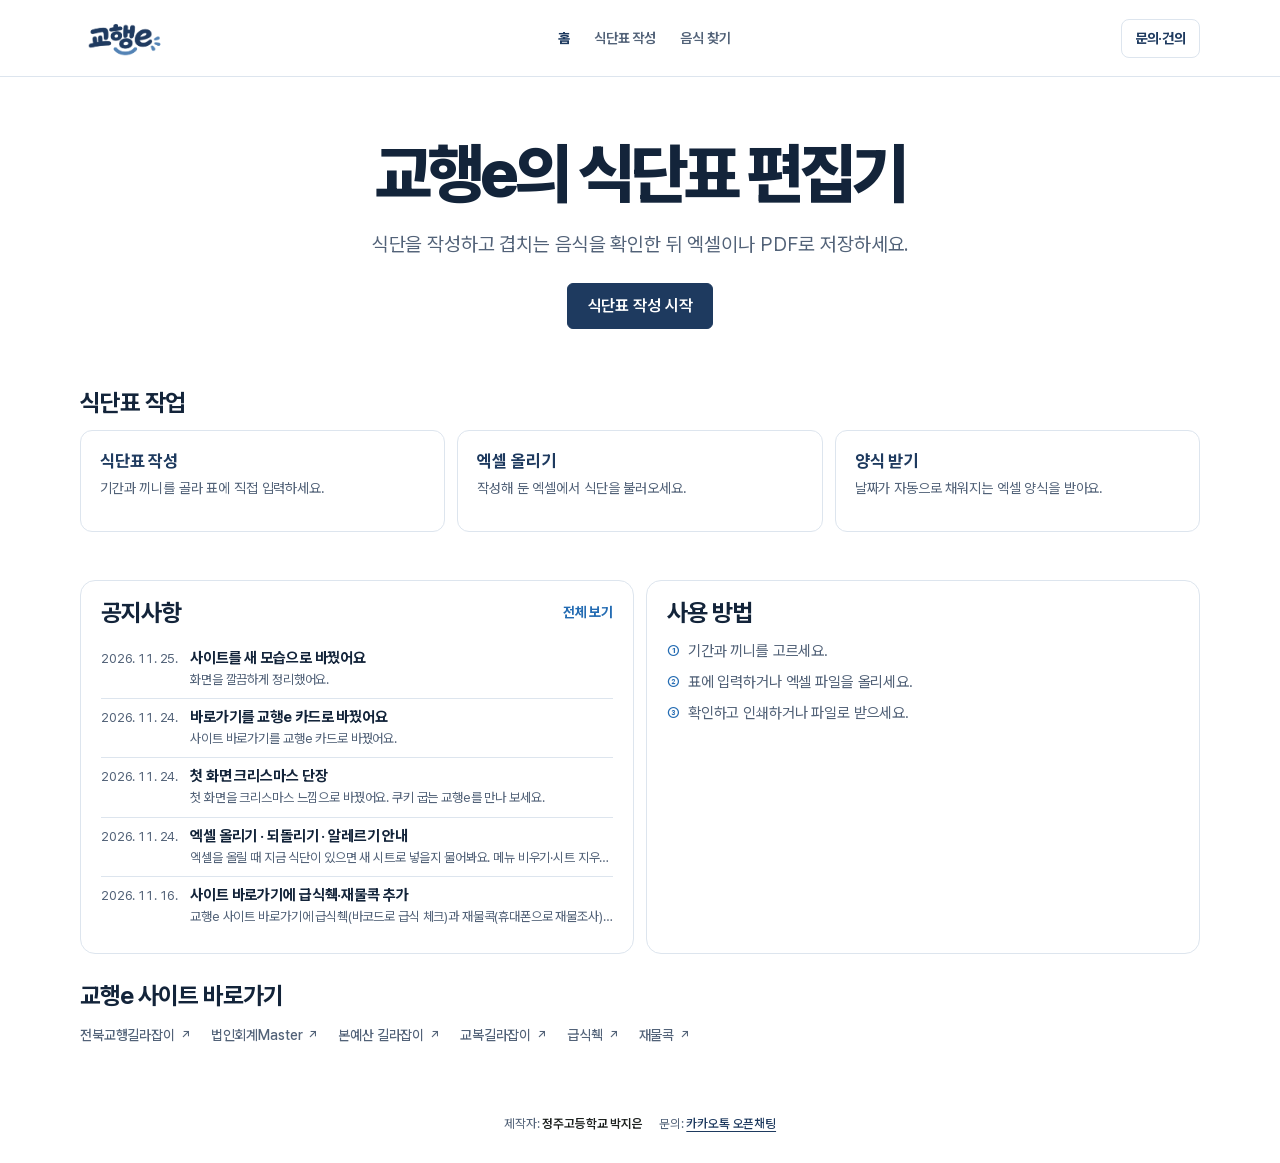
<file: index.html>
<!doctype html><html lang="ko"><head><meta charset="utf-8"><meta name="viewport" content="width=device-width, initial-scale=1, viewport-fit=cover">
<title>교행e의 식단표 편집기</title>
<link rel="icon" type="image/png" sizes="32x32" href="[data-uri]"><!-- 탭 아이콘: 들고 있는 물건(식단표편집기_탭.png) / 홈 화면은 아래 SD 그림 -->
<link rel="apple-touch-icon" href="[data-uri]">
<meta name="color-scheme" content="only light">
<style>
/* 다크 모드여도 항상 흰 화면 (브라우저 강제 다크도 막음) */
:root{
  color-scheme:only light;
  --ground:#F4F5F4; --panel:#FFFFFF; --ink:#1B1F1D; --muted:#66706A; --line:#D5DAD6;
  --accent:#2F6B4F; --accent-ink:#FFFFFF; --accent-soft:#E3EFE8;
  --dup-day:#FFB3AD; --dup-week:#FFD59A; --dup-all:#FFF1A1;
  --paper-shadow:0 1px 2px rgba(20,40,30,.06),0 6px 20px rgba(20,40,30,.08);
  --ui:GyohaengUI,"Malgun Gothic","Apple SD Gothic Neo",sans-serif;
}
*{box-sizing:border-box}
body{margin:0;background:var(--ground);color:var(--ink);font:14px/1.5 var(--ui);letter-spacing:-.01em;-webkit-font-smoothing:antialiased}
button,input,select,textarea{font:inherit;color:inherit;letter-spacing:inherit}
input[type=checkbox]{accent-color:var(--accent)}
:focus-visible{outline:2px solid var(--accent);outline-offset:2px}

/* ---------- 상단 바 ---------- */
.bar{position:sticky;top:env(safe-area-inset-top,0px);z-index:10;background:var(--panel);border-bottom:1px solid var(--line);
  display:flex;flex-wrap:wrap;align-items:center;gap:8px 16px;padding:10px 16px}
.bar h1{margin:0;font:700 18px/1.2 var(--ui);letter-spacing:-.02em;margin-right:auto}
.bar h1 small{font:400 12px var(--ui);color:var(--muted);margin-left:8px}
.actions{display:flex;flex-wrap:wrap;gap:6px}
.btn{border:1px solid var(--line);background:var(--panel);border-radius:6px;padding:6px 12px;cursor:pointer;white-space:nowrap}
.btn:hover{border-color:var(--accent)}
.btn.primary{background:var(--accent);border-color:var(--accent);color:var(--accent-ink);font-weight:600}
.btn.danger{border-color:#C2473B;color:#C2473B}
.btn.sm{padding:2px 8px;font-size:12px}

/* ---------- 레이아웃 ---------- */
.wrap{display:grid;grid-template-columns:280px minmax(0,1fr);gap:16px;padding:16px}
@media (max-width:900px){.wrap{grid-template-columns:minmax(0,1fr)}}
.side{display:flex;flex-direction:column;gap:12px;align-self:start;position:sticky;top:72px}
@media (max-width:900px){.side{position:static}}
.box{background:var(--panel);border:1px solid var(--line);border-radius:8px;padding:12px 14px;display:flex;flex-direction:column;gap:8px}
.box h2{margin:0;font-size:12px;font-weight:600;letter-spacing:.06em;color:var(--muted)}
.field{display:grid;grid-template-columns:72px minmax(0,1fr);align-items:center;gap:8px}
.field label{color:var(--muted);font-size:13px}
.field input,.field select,textarea{width:100%;border:1px solid var(--line);border-radius:6px;padding:5px 8px;background:var(--panel)}
.check{display:flex;gap:8px;align-items:center;font-size:13px}
.hint{margin:0;color:var(--muted);font-size:12px}
.box>h2+.hint,.boxhead+.hint{margin-top:-4px;line-height:1.45}
.boxhead{display:flex;align-items:center;justify-content:space-between;gap:8px}
.boxhead .check{font-size:12.5px}
.guide summary{cursor:pointer;font-size:13px;font-weight:600;color:var(--accent)}
.guide ol{margin:0;padding-left:18px;font-size:12.5px;line-height:1.6}
.off{opacity:.45;pointer-events:none}
[hidden]{display:none!important}
textarea{min-height:88px;resize:vertical;font:13px/1.5 var(--ui)}
.legend{display:grid;gap:4px;font-size:13px}
.legend span{display:inline-block;width:14px;height:14px;border-radius:3px;vertical-align:-2px;margin-right:6px;border:1px solid rgba(0,0,0,.12)}
.duplist{list-style:none;margin:0;padding:0;display:flex;flex-direction:column;gap:2px;max-height:300px;overflow:auto}
.duplist button{width:100%;text-align:left;border:0;background:none;padding:4px 6px;border-radius:4px;cursor:pointer;display:grid;grid-template-columns:auto 1fr auto;gap:6px;align-items:baseline}
.duplist button:hover{background:var(--accent-soft)}
.duplist .sw{width:10px;height:10px;border-radius:2px;align-self:center;border:1px solid rgba(0,0,0,.12)}
.duplist .sw.same-day{box-shadow:inset 3px 0 0 #D2382B}
.duplist .tag{font-size:11px;color:#B3261E;font-weight:600;margin-left:4px}
.duplist .where{grid-column:2/4;color:var(--muted);font-size:11.5px}
.duplist .n{font-variant-numeric:tabular-nums;color:var(--muted);font-size:12px}
.duplist button[aria-pressed="true"]{background:var(--accent-soft);box-shadow:inset 3px 0 0 var(--accent)}
.duphead{display:flex;align-items:center;justify-content:space-between;gap:6px;font-size:12.5px;color:var(--muted)}
.duphead button{border:1px solid var(--line);background:var(--panel);border-radius:5px;padding:2px 8px;font-size:12px;cursor:pointer}
.notice{background:var(--accent-soft);border-radius:8px;padding:8px 12px;font-size:13px;display:flex;gap:8px;align-items:center;flex-wrap:wrap}

/* ---------- 용지 (항상 흰 종이) ---------- */
.pages{display:flex;flex-direction:column;gap:20px;min-width:0}
.scroller{overflow-x:auto;padding-bottom:4px}
/* --lh(한 줄 높이)·--fs(글씨)·--hd(날짜 줄 높이)는 JS가 용지에 딱 맞게 계산해서 넣음 */
.page{--lh:14px;--fs:11px;--hd:19px;
  forced-color-adjust:none;overflow:hidden;
  width:297mm;height:210mm;padding:8mm 9mm;background:#fff;color:#111;box-shadow:var(--paper-shadow);
  display:flex;flex-direction:column;gap:2mm;font-family:var(--ui);margin-inline:auto}
.page.portrait{width:210mm;height:297mm;padding:7mm 7mm}
.ptitle{display:flex;align-items:baseline;justify-content:center;border-bottom:.6mm solid #111;padding-bottom:1.5mm;flex:none}
.ptitle.left{justify-content:flex-start}
.ptitle.right{justify-content:flex-end}
.ptitle b{font:800 16pt/1 var(--ui);letter-spacing:-.02em}
.page.portrait .ptitle b{font-size:14pt}
.weeks{flex:none}
table.wk{width:100%;border-collapse:collapse;table-layout:fixed;border:.5mm solid #111}
table.wk+table.wk{border-top:0}
table.wk col.lab{width:8mm}
table.wk th,table.wk td{border:.2mm solid #555;padding:0}
tr.hd>*{height:var(--hd);background:#F6F7F6;border-bottom:.45mm solid #111!important}
tr.hd th{font-weight:600;font-size:calc(var(--fs)*1.08)}
/* 용지 맨 위 요일 줄 (주마다 반복하지 않음) */
tr.dayrow>*{height:var(--hd);background:#E4E9E5;border-bottom:.45mm solid #111!important;font-weight:700;font-size:calc(var(--fs)*1.2);letter-spacing:.1em}
tr.dayrow th.sat{color:#1F4F9A}
tr.hd .cell{display:flex;align-items:center;justify-content:center;height:var(--hd)}
tr.hd .dn{flex:none;font-weight:500}
th.sat .dn{color:#1F4F9A}
table.wk tbody tr>*{border-bottom:.45mm solid #111}
th.meal{font-size:var(--fs);font-weight:600;writing-mode:vertical-rl;letter-spacing:.3em;background:#F7F8F7}
.date{height:100%;border:0;background:none;padding:0 .2em;font:inherit;font-weight:500;cursor:pointer;font-variant-numeric:tabular-nums;color:#111;position:relative}
.date:hover{background:#DDEBE3}
.date.out{color:#A5A5A5}
.date.ovr{text-decoration:underline dotted #2F6B4F;text-underline-offset:2px}
.date.hol{color:#D2382B;font-weight:700}
.date.out.hol{color:#EBA59F}
.date-edit{width:9em;height:100%;border:0;font:inherit;background:#E8F1EC;color:#111}
.lines{display:flex;flex-direction:column}
.lines input{height:var(--lh);border:0;width:100%;padding:0 .8mm;font-size:var(--fs);line-height:1;text-align:center;background:transparent;color:#111;min-width:0}
.lines input:hover{background:#F4F7F5}
.lines input:focus{outline:none;background:#E8F1EC}
.lines input.d-all{background:var(--dup-all)}
.lines input.d-week{background:var(--dup-week)}
.lines input.d-day{background:var(--dup-day)}
/* 음식별 색: 같은 음식은 같은 색, 같은 날 겹침은 왼쪽 빨간 줄 */
.lines input.d-food{background:var(--food)}
.lines input.d-food.same-day{box-shadow:inset .7mm 0 0 #D2382B}
.lines input.flash{animation:flash 1.2s ease-out 2}
@keyframes flash{50%{box-shadow:inset 0 0 0 .5mm #2F6B4F}}
@media (prefers-reduced-motion:reduce){.lines input.flash{animation:none;box-shadow:inset 0 0 0 .5mm #2F6B4F}}
.seg{display:grid;grid-template-columns:repeat(3,1fr);border:1px solid var(--line);border-radius:6px;overflow:hidden}
.seg button{border:0;background:var(--panel);padding:5px 0;cursor:pointer;font-size:13px}
.seg button+button{border-left:1px solid var(--line)}
.seg button[aria-pressed="true"]{background:var(--accent);color:var(--accent-ink);font-weight:600}
.days{display:grid;grid-template-columns:repeat(6,1fr);gap:3px}
.chips{display:flex;flex-wrap:wrap;gap:3px}
.chips label{padding:2px 8px;white-space:nowrap}
.days label,.chips label{display:flex;align-items:center;justify-content:center;gap:2px;font-size:12.5px;border:1px solid var(--line);border-radius:5px;padding:2px 0;cursor:pointer}
.days input,.chips input{accent-color:var(--accent);margin:0}
.mealed{display:flex;flex-direction:column;gap:4px}
.mealed div{display:grid;grid-template-columns:minmax(0,1fr) auto auto auto;gap:3px}
.mealed input{border:1px solid var(--line);border-radius:6px;padding:4px 8px;min-width:0;background:var(--panel)}
.mealed button{border:1px solid var(--line);background:var(--panel);border-radius:5px;padding:0 8px;cursor:pointer}
.mealed button:hover{border-color:var(--accent)}
.mealed button:disabled{opacity:.35;cursor:default}

/* ---------- 시트 탭 ---------- */
.main{display:flex;flex-direction:column;gap:12px;min-width:0}
.tabs{display:flex;flex-wrap:wrap;align-items:flex-end;gap:4px;border-bottom:1px solid var(--line);padding:0 2px}
.tab{display:flex;align-items:center;border:1px solid var(--line);border-bottom:0;border-radius:6px 6px 0 0;background:#E9ECEA;margin-bottom:-1px}
.tab.on{background:var(--panel);font-weight:600}
.tab .nm{border:0;background:none;padding:6px 12px;cursor:pointer;max-width:16em;overflow:hidden;text-overflow:ellipsis;white-space:nowrap}
.tab .ic{border:0;background:none;color:var(--muted);cursor:pointer;padding:2px 6px;margin-right:2px;border-radius:4px;font-size:12px}
.tab .ic:hover{background:var(--accent-soft);color:var(--ink)}
.tab .ic.del:hover,.tab .ic.del.armed{background:#F6DEDB;color:#C2473B}
.tab input{border:1px solid var(--accent);border-radius:4px;padding:3px 6px;width:11em;margin:3px 4px}
.tabs .add{border:1px dashed var(--line);border-bottom:0;background:none;border-radius:6px 6px 0 0;padding:6px 10px;cursor:pointer;color:var(--accent);margin-bottom:-1px}
.tabs .add:hover{border-color:var(--accent)}
.tabs .add.clear{color:#C2473B}.tabs .add.clear:hover{border-color:#C2473B}

/* ---------- 찾기 · 칸 여러 개 고르기 ---------- */
.find{position:fixed;right:16px;z-index:20;background:var(--panel);border:1px solid var(--line);border-radius:8px;box-shadow:var(--paper-shadow);padding:6px 8px;display:flex;flex-wrap:wrap;align-items:center;gap:6px;max-width:calc(100vw - 32px)}
.find input{border:1px solid var(--line);border-radius:6px;padding:4px 8px;width:13em;min-width:0}
.find .cnt{font-size:12px;color:var(--muted);min-width:3.5em;text-align:center;font-variant-numeric:tabular-nums}
.find .where{font-size:12px;color:var(--muted);flex-basis:100%;min-height:1em}
.find button{border:1px solid var(--line);background:var(--panel);border-radius:5px;padding:2px 8px;cursor:pointer}
.lines input.hit{background:#FFE58A!important}
.lines input.hit.cur{background:#FFB938!important;box-shadow:inset 0 0 0 .4mm #B36B00!important}
.lines input.sel{background:#CFE0F5!important}
.toast{position:fixed;left:50%;bottom:20px;transform:translateX(-50%);z-index:30;background:#1B1F1D;color:#fff;border-radius:8px;padding:8px 14px;font-size:13px;box-shadow:var(--paper-shadow);max-width:calc(100vw - 32px)}
.toast-undo{margin-left:10px;border:1px solid currentColor;background:transparent;color:inherit;border-radius:5px;padding:1px 8px;cursor:pointer;font-size:12.5px}
/* 묻는 창 (엑셀 올리기: 새 시트로 / 지금 시트 바꾸기) */
.ask{border:1px solid var(--line);border-radius:10px;padding:18px 18px 14px;max-width:min(420px,calc(100vw - 32px));background:var(--panel);color:var(--ink);box-shadow:var(--paper-shadow)}
.ask::backdrop{background:rgba(0,0,0,.35)}
.ask h3{margin:0 0 6px;font-size:16px}
.ask p{margin:0 0 14px;font-size:14px;color:var(--muted);line-height:1.5}
.ask .row{justify-content:flex-end}
.ask .row .btn{flex:0 1 auto;padding:7px 14px}
/* 인쇄 아래쪽 알레르기 번호 안내 */
.allergy{flex:none;font-size:8pt;line-height:1.35;color:#111;word-break:keep-all}
.page.portrait .allergy{font-size:7.5pt}
.row{display:flex;gap:6px;flex-wrap:wrap}
.row .btn{flex:1}
.msg{margin:0;font-size:12.5px;color:var(--accent);min-height:1em}
.credit{font-size:12.5px;color:var(--muted);display:flex;flex-direction:column;gap:2px;padding:4px 2px}
.credit b{color:var(--ink);font-weight:600}
.credit a{color:var(--accent);font-weight:500;text-underline-offset:2px;word-break:break-all}

/* ---------- 인쇄 (용지 방향은 JS가 #pageSize에 넣음) ---------- */
@media print{
  body{background:#fff}
  .bar,.side,.notice,.tabs,.find,.toast{display:none!important}
  .main{display:block}
  .lines input.hit,.lines input.sel{background:transparent!important;box-shadow:none!important}
  .wrap{display:block;padding:0}
  .pages{gap:0}
  .scroller{overflow:visible;padding:0;zoom:1!important}
  .page{box-shadow:none;margin:0;break-after:page;page-break-after:always}
  .scroller:last-child .page{break-after:auto;page-break-after:auto}
  .date.ovr{text-decoration:none}
  body.plain .lines input{background:transparent!important;box-shadow:none!important}
  body:not(.plain) .page{-webkit-print-color-adjust:exact;print-color-adjust:exact}
  tr.hd>*,tr.dayrow>*,th.meal{-webkit-print-color-adjust:exact;print-color-adjust:exact}
}

/* ---------- 2026-10-14 보기 좋게: 음식 칸 줄 표시(화면에만), 왼쪽 설정 글씨 ---------- */
@media screen{
  .lines input+input{border-top:1px dashed #cfd8e3}
  body .page .lines input:hover{background:#eef4fb}
  body .page .lines input:focus{background:#e3eefb;box-shadow:inset 0 0 0 1.5px var(--accent)}
}
.side .box{gap:10px;padding:16px 16px 18px}
.side .box h2,.side .guide summary{display:flex;align-items:center;gap:8px;margin:0;font-size:16px;font-weight:800;letter-spacing:0;color:#1e3a5f}
.side .box h2::before,.side .guide summary::before{content:"";flex:none;width:4px;height:17px;border-radius:2px;background:var(--accent)}
.side .guide summary{list-style:none}
.side .guide summary::-webkit-details-marker{display:none}
.side .guide summary::after{content:"펼치기 ▾";margin-left:auto;font-size:12.5px;font-weight:600;color:var(--accent)}
.side .guide[open] summary::after{content:"접기 ▴"}
.side .guide[open] summary{margin-bottom:4px}
.side .guide ol{font-size:14px;line-height:1.75;padding-left:20px;color:#26364d}
.side .guide ol li+li{margin-top:2px}
.side .guide .hint{padding:10px 12px;border-radius:8px;background:var(--accent-soft);margin:0}
.side .box>h2+.hint{margin-top:-2px}
.side .field{grid-template-columns:minmax(0,1fr);gap:6px}
.side .field label{font-size:14px;font-weight:600;color:#26364d}
.side .field input,.side .field select{min-height:36px;font-size:14px;border-color:#c9d6e4}
.side .chips{gap:6px}
.side .chips label{font-size:14px;padding:6px 12px;gap:5px;border-color:#c9d6e4}
.side .seg button{padding:8px 0;font-size:14px;white-space:nowrap}
.side .mealed{gap:6px}
.side .mealed div{gap:4px}
.side .mealed input{min-height:36px;font-size:14px;border-color:#c9d6e4}
.side .mealed button{min-width:34px;font-size:14px}
</style>
<style id="pageSize">@page{size:A4 portrait;margin:0}</style>
<link rel="stylesheet" href="design/dashboard.css?v=20261125-minimal2">
<script defer src="design/dashboard.js?v=20261125-minimal3"></script>


</head><body>
<header class="bar">
  <h1>교행e의 식단표 편집기<small id="savedAt">자동 저장됨</small></h1>
  <div class="actions">
    <button class="btn primary" id="printBtn" title="인쇄 창에서 대상을 'PDF로 저장'으로 고르면 PDF 파일이 돼요">🖨 인쇄 / PDF 저장</button>
    <button class="btn" id="findBtn" title="표에서 음식 찾기 (Ctrl+F)">음식 찾기</button>
    <button class="btn" id="xlExport" title="모든 시트를 엑셀(.xlsx) 파일 하나로 받아요">⬇ 식단표 엑셀 받기</button>
    <button class="btn" id="exportBtn" title="모든 시트를 작업 파일(.json) 하나로 저장해요">💾 작업 저장</button>
    <button class="btn" id="importBtn" title="💾 작업 저장으로 받은 .json 파일을 불러와요">📂 작업 불러오기</button>
    <input type="file" id="importFile" accept=".xlsx,.xls,.csv,.json,application/json" hidden>
    <button class="btn danger" id="clearBtn">🗑 메뉴 비우기</button>
  </div>
</header>

<div class="wrap">
  <aside class="side">
    <details class="box guide" id="guide">
      <summary>사용 방법</summary>
      <ol>
        <li><b>기간</b>에서 시작일을 고르면 날짜가 자동으로 채워져요.</li>
        <li>표에 식단을 바로 입력하거나 <b>엑셀로 입력</b>을 이용하세요.</li>
        <li><b>중복 표시</b>에서 겹치는 음식을 확인하고 고치세요.</li>
        <li>왼쪽 메뉴의 <b>🖨 인쇄 / PDF 저장</b>으로 출력하세요.</li>
      </ol>
      <p class="hint"><b>Ctrl+F</b>: 음식 찾기 · 칸을 <b>끌어서</b>(또는 Shift+클릭) 여러 칸을 고른 뒤 <b>Delete</b>로 지우기, <b>Ctrl+C / Ctrl+V</b>로 복사·붙여넣기(엑셀 표도 그대로 붙여져요) · <b>Ctrl+Z</b>: 방금 한 작업 되돌리기</p>
      <p class="hint">표 위의 <b>시트 탭</b>에서 <b>+ 새 시트</b>로 다른 식단표를 만들고, 탭을 두 번 누르거나 ✎로 이름을 바꿔요.</p>
      <p class="hint">입력한 내용은 이 브라우저에 자동 저장돼요. 다른 PC에서 이어 하려면 <b>💾 작업 저장</b>으로 받은 파일을 <b>📂 작업 불러오기</b>로 여세요. 엑셀 파일로 받으려면 <b>⬇ 식단표 엑셀 받기</b>를 누르세요.</p>
    </details>
    <section class="box">
      <h2>기간</h2>
      <p class="hint">고른 날짜가 있는 주의 월요일부터 채워져요. 표의 날짜를 누르면 하루씩 고칠 수 있어요.</p>
      <div class="field"><label for="start">시작일</label><input type="date" id="start"></div>
      <div class="field"><label for="weeks">주 수</label><select id="weeks"></select></div>
      <div class="field"><label>보기</label><div class="chips" id="mealView" role="group" aria-label="표에 보일 끼니"></div></div>
      <div class="field"><label>요일</label><div class="chips" id="dayView" role="group" aria-label="표에 보일 요일"></div></div>
      <div class="field"><label for="title">제목</label><input type="text" id="title"></div>
      <div class="field"><label>제목 정렬</label>
        <div class="seg" id="titleAlign" role="group" aria-label="제목 정렬">
          <button type="button" data-a="left">왼쪽</button><button type="button" data-a="center">가운데</button><button type="button" data-a="right">오른쪽</button>
        </div></div>
      <button class="btn sm" id="resetDates" hidden>날짜 수정 모두 되돌리기</button>
    </section>
    <section class="box">
      <h2>칸 구성</h2>
      <p class="hint">칸 이름을 고치거나 간식 같은 새 칸을 추가해요. 위 <b>보기</b>에서 체크한 칸만 표에 나오고 인쇄돼요.</p>
      <div class="mealed" id="mealEdit"></div>
      <button class="btn sm" id="mealAdd" type="button">+ 칸 추가</button>
    </section>
    <section class="box">
      <h2>엑셀로 입력</h2>
      <p class="hint">서식을 받아 식단을 적고 저장한 뒤 올리면 표에 그대로 들어가요. 서식에는 지금 시작일과 제외 음식이 들어 있어요.</p>
      <p class="hint">직접 만든 엑셀도 올릴 수 있어요. 월~토(또는 월~금)가 가로로 적힌 줄을 찾아 그 아래 음식을 채우고, 왼쪽 칸의 이름(조식·점심·간식 등)으로 칸을 나눠요. 한 칸에 여러 줄로 적은 메뉴도 줄마다 나눠 넣어요.</p>
      <button class="btn" id="xlTemplate" type="button">⬇ 양식 받기</button>
      <button class="btn primary" id="xlUpload" type="button">⬆ 엑셀 올리기</button>
      <p class="msg" id="xlMsg" aria-live="polite"></p>
    </section>
    <section class="box">
      <h2>인쇄</h2>
      <p class="hint">용지와 줄 수를 고른 뒤 왼쪽 메뉴의 <b>🖨 인쇄 / PDF 저장</b>을 누르세요.</p>
      <div class="field"><label for="perPage">한 장에</label>
        <select id="perPage"><option value="all">한 달 전체 (A4 세로)</option><option value="2">2주씩 (A4 가로)</option><option value="1">1주씩 (A4 가로)</option></select></div>
      <div class="field"><label for="lines">끼니당 줄</label>
        <select id="lines"><option value="3">3줄</option><option value="4">4줄</option><option value="5">5줄</option><option value="6">6줄</option><option value="7">7줄</option><option value="8">8줄</option><option value="9">9줄</option><option value="10">10줄</option><option value="11">11줄</option><option value="12">12줄</option></select></div>
      <div class="field"><label for="fontScale">글씨 크기</label>
        <select id="fontScale"><option value="0.8">아주 작게</option><option value="0.9">작게</option><option value="1">보통 (자동)</option><option value="1.1">크게</option><option value="1.2">더 크게</option><option value="1.35">아주 크게</option></select></div>
      <p class="hint" id="fitHint"></p>
      <p class="hint">칸보다 긴 메뉴는 그 칸만 글씨가 저절로 작아져서 다 보이게 돼요.</p>
      <label class="check"><input type="checkbox" id="printColors"> 중복 색상도 인쇄하기</label>
      <label class="check"><input type="checkbox" id="allergyOn"> 알레르기 번호 안내 넣기 (용지 아래)</label>
      <div id="allergyBox" hidden>
        <textarea id="allergyText" aria-label="용지 아래 알레르기 번호 안내 글"></textarea>
        <p class="hint">목록은 학교 기준에 맞게 확인하고 고쳐 쓰세요.</p>
      </div>
    </section>
    <section class="box">
      <h2>음식 일괄 넣기</h2>
      <p class="hint">쌀밥·우유처럼 자주 나오는 음식을 고른 요일에 한 번에 넣거나 빼요.</p>
      <div class="field"><label for="bulkName">음식</label><input type="text" id="bulkName" placeholder="예: 쌀밥"></div>
      <div class="field"><label for="bulkMeal">끼니</label>
        <select id="bulkMeal"></select></div>
      <div class="field"><label for="bulkPos">넣을 자리</label>
        <select id="bulkPos"><option value="top">맨 위 (기존 메뉴는 아래로)</option><option value="empty">첫 번째 빈 줄</option><option value="bottom">맨 아래 줄</option></select></div>
      <div class="days" id="bulkDays" role="group" aria-label="요일"></div>
      <label class="check"><input type="checkbox" id="bulkMonth" checked> 이번 달 날짜만 (회색 날짜 제외)</label>
      <div class="row">
        <button class="btn primary" id="bulkAdd" type="button">넣기</button>
        <button class="btn" id="bulkRemove" type="button">빼기</button>
        <button class="btn" id="bulkUndo" type="button" hidden>되돌리기</button>
      </div>
      <p class="msg" id="bulkMsg" aria-live="polite"></p>
    </section>
    <section class="box">
      <div class="boxhead"><h2>중복 표시</h2><label class="check"><input type="checkbox" id="dupOn"> 색 표시</label></div>
      <p class="hint">겹치는 음식을 색으로 보여줘요. 체크를 끄면 색 없이 목록만 보여요.</p>
      <div class="seg" id="dupMode" role="group" aria-label="중복 색 구분" style="grid-template-columns:1fr 1fr">
        <button type="button" data-m="food">음식별 색</button><button type="button" data-m="range">범위별 색</button>
      </div>
      <div class="legend" id="legendFood">
        <div>같은 음식은 같은 색으로 칠해져요.</div>
        <div><span style="background:#fff;box-shadow:inset 4px 0 0 #D2382B"></span>왼쪽 빨간 줄 = 같은 날 겹침</div>
      </div>
      <div class="legend" id="legendRange">
        <div><span style="background:var(--dup-day)"></span>같은 날 겹침</div>
        <div><span style="background:var(--dup-week)"></span>같은 주 겹침</div>
        <div><span style="background:var(--dup-all)"></span>전체 기간에서 겹침</div>
      </div>
      <div class="duphead"><span id="dupHint"></span><button type="button" id="dupAll" hidden>전체 보기</button></div>
      <ul class="duplist" id="duplist"></ul>
    </section>
    <section class="box">
      <h2>중복 검사 제외 음식</h2>
      <p class="hint">밥·김치처럼 매일 나오는 음식은 여기 적으면 검사에서 빠져요. 띄어쓰기와 알레르기 번호(예: 5.6.13)는 무시하고 비교해요.</p>
      <textarea id="exclude" aria-label="중복 검사 제외 음식, 한 줄에 하나"></textarea>
    </section>
    <section class="box">
      <h2>공휴일 직접 추가</h2>
      <p class="hint">법정 공휴일·대체공휴일(2025~2028)은 이미 빨간색으로 표시돼요. 개교기념일·재량휴업일 등은 한 줄에 하나씩 <b>날짜 이름</b>으로 적으세요.</p>
      <textarea id="holidays" aria-label="직접 추가할 공휴일, 한 줄에 하나" placeholder="2026-10-15 개교기념일&#10;11.19 재량휴업일"></textarea>
    </section>
    <footer class="credit">
      <span>제작자: <b>정주고등학교 박지은</b></span>
      <span>문의: <a href="https://open.kakao.com/o/g4Tap2Ri" target="_blank" rel="noopener">카카오톡 오픈채팅</a></span>
    </footer>
  </aside>

  <main class="main">
    <nav class="tabs" id="tabs" aria-label="시트"></nav>
    <div class="pages" id="pages"></div>
  </main>
</div>

<div class="find" id="find" role="search" hidden>
  <input type="search" id="findQ" placeholder="찾을 음식" aria-label="찾을 음식">
  <span class="cnt" id="findCnt"></span>
  <button type="button" id="findPrev" title="이전 (Shift+Enter)" aria-label="이전">▲</button>
  <button type="button" id="findNext" title="다음 (Enter)" aria-label="다음">▼</button>
  <button type="button" id="findClose" title="닫기 (Esc) · 찾은 칸에서 바로 고칠 수 있어요" aria-label="닫기">✕</button>
  <span class="where" id="findWhere"></span>
</div>
<div class="toast" id="toast" role="status" aria-live="polite" hidden></div>
<dialog class="ask" id="ask" aria-labelledby="askTitle"><h3 id="askTitle"></h3><p id="askMsg"></p><div class="row" id="askBtns"></div></dialog>

<!-- 엑셀 업로드 서식 (build.js가 식단표_자동.xlsx를 base64로 넣음) -->
<script id="tplData" type="application/octet-stream">UEsDBBQAAAAIAKBRNl0bkgaRZQEAAIwFAAATAAAAW0NvbnRlbnRfVHlwZXNdLnhtbLVUzW7CMAy+T9o7VLmiNsBhmiYKh/0cNyTYA4TG0Ig0iWLD4O3nFoamidEh2CVRan8/TuwORpvKJmuIaLzLRS/rigRc4bVxi1y8T1/[base64]/fFzOvF9mp0nOvZpmzyplXKddv0lG2Wy9Kxs58Lf4IO4x2K2XW2hoWgSRthbw2tfekLYplyqCnlCsm/bq7/6N+5QPxo+jD8hTG+F8E18jUqPTwEQQyZyu/KDI1BdXDfX0adB/1D7S6P3/bnTZ/EuHn1BLAwQUAAAACAAAACEAlpXRCskBAACtAwAAEAAAAGRvY1Byb3BzL2FwcC54bWylU01vEzEQvSPxHxbfG29KVaHI66pKQT2AiJS0V2S8s4nFrr2yp6uEE0g9EQ5UKidSiVPLgRPiwH/K5j/g3ZDtliAOcHsz8/T85sPsYJqlQQHWKaMj0u2EJAAtTaz0OCInoyc7j0jgUOhYpEZDRGbgyAG/f48NrMnBogIXeAntIjJBzHuUOjmBTLiOL2tfSYzNBPrQjqlJEiXhyMizDDTS3TDcpzBF0DHEO3kjSNaKvQL/[base64]//9rtGnc47sjGSlMwT1PBsLiHya0255Q7YG0Dc+vlvMvq4tF2+J29cHAKo0vDi2IrV42rn7z0TdZLrRfLm3QU6VfuZN8ZI4EwmbVd5NsOBEWYn8dzSk0CXbse7Bpxe9PhB5DvOFsF6rDPF3/Pt7d74QPw7C+x02O0dt/xn8CUEsDBBQAAAAIAAAAIQD9Neo2SwEAAI4CAAARAAAAZG9jUHJvcHMvY29yZS54bWyFktFqgzAUhu8HewfJvSaxs2uDWthGr1YozLLRu5CctjITJclm+/ZTq3ZlhV0m5ztf/nNIvDiqwvsGY/NSJ4gGBHmgRSlzvU/QJlv6M+RZx7XkRakhQSewaJHe38WiYqI0sDZlBcblYL3GpC0TVYIOzlUMYysOoLgNGkI3xV1pFHfN0exxxcUn3wMOCZliBY5L7jhuhX41GlGvlGJUVl+m6ARSYChAgXYW04DiC+vAKHuzoav8IlXuThXcRIfiSB9tPoJ1XQf1pEOb/BR/rF7fulH9XLe7EoDSWAomDHBXmnRjwcT410W7vIJbt2r2vMtBPp165u/9gK5Nrh3INCTh1Cdzn84zShgN2cPjduwboLjfwvlBkF6Tnp1nHSrvk+eXbIl638wPaUYoiyYsirZt1qv+i1D1yf41zv2QZCRiUXhtHARpF/r6B6U/UEsDBBQAAAAIAAAAIQAQ44znAAEAACcDAAAUAAAAeGwvc2hhcmVkU3RyaW5ncy54bWylkr9KA0EQh3vBd1imN3tRUJG9TREQ7Cz0AZa7TW7hbva8mRPTiwSuClgoeqBgoVaWeSaTvIMr8Qnccv58H/ODUaObqhTXtiHnMYXhIAFhMfO5w2kKlxene8cgiA3mpvRoU5hZgpHe3VFELAKLlELBXJ9ISVlhK0MDX1sMk4lvKsOhbKaS6saanApruSrlfpIcyso4BJH5FjmFgyMQLbqr1o63jWECWpHTivX66V5J1qouwgHssvNGTDzyWR62QPCsDlehH3v8SwFSK/mLbvHNYxS+nj/E4KvPjxj8ezmPyn73EpX99Wvd9VGGt0Ws4baPNXT9qnvfLJ7/J5Hh0fUPUEsDBBQAAAAIAKBRNl1HpuWk0QQAALEpAAANAAAAeGwvc3R5bGVzLnhtbO1ay47bNhTdF+g/CFoU7UKjhyW/YjuN7REQIC0KzBToohtaomwiEulS9FROUSC/ECBdtQG6KNAP6LZf1KT/UD4kS56ZNH5gxlIwNmA+dHnu4b2XNCly8DhLYu0K0hQRPNTtM0vXIA5IiPB8qH976RtdXUsZwCGICYZDfQ1T/fHo008GKVvH8GIBIdM4BE6H+oKxZd8002ABE5CekSXE/[base64]/VebRl7p5K1JnG2nNP6qFoZIk2SqGObD2uUoBACrzhUqEFjPvw2gQEVx2hXOWnus/x+RH7ItHnICupEaD9IV2BWJeYwuMgMSEaoybEQohwR0kUEm8/fPVuzcvtX/++v3t61/EowgkKF6rh45svQA05WGtAJ2eqJM+yRESxENMUlW6txl071ed7R7V4dbhDGZm3Vg41qlYnJKBTMRwQXFcGS6qYjTgkySDFPu8oOX5y/WSE8N8PlcwUu4D0nMK1rbj7d4gJTEKBYv5RJqDzmdD3eefHv8ImFn+AOEQZpBPJ20ZRGYF8Whdk0nXui9dvteb3o+u6fR87Hf21SUTHiczQkP+f19ESk8vqkaDGEaMN6dovhApI0uhgzDG/39GgxCBOcEgFgqKFtWWmlwS8ACFIVolejEOrnMTormOHVtIWUlnxwZcsuC9Ywsl3NA+1sM3NQsV844iwKyVXw9m8xGYpy7MPxT4eYZPvQGM4wuB/l20mX/FGjaLKqtqS6yp8SbLJ+08q2BUYTQAMZrjBGImdm8MBWJpEPAiVGuDLOI/VX1Ke0Vxq3uQZi2L9qBwBL4Glst4/aTQoSxVqlwQil5wtIrS/Wm03kPDvk5DbDhktSyNpWBZPg3JTp1IOrs6tCB5VPi8T5t7cpPku+s9aX69SmaQ+nIrXdKrJ/l2TcnvEB7OycNjB5JeE0i2mkCy2wSSN4bTKUl6tZjFGzFMT/9X87EM0wd3P7i7biQfLPkwcOpGshHuboQlGxGTjXB3IyxZq5h0911i3+Fuv3PrSybv2puw2zf5+1hUnEOd+m3ZnW9hnCNeIN6ngSqUW82j7DaP8jFvlu+CspkfBFTOI7ZOIza1mri2MNT/ffXbuz9eVnjPVihmCKuSWT1n4JhhVh4xuLosV+9qFNcmrh98l2fZNy4K3H6aLXEPBy9uBtwJeHEVYDfwoNp4bIlv9XqHlBS/3LhM3Gzb9hj3RwgjsIrZ5ebhUC/zX8ljLGcj9Q26IiyXKvPPxGmW3RZ6YcaepUym2oqiof7T+bjTm577jtG1xl3DbUHP6HnjqeG5k/F06vcsx5r8XLlfd8TtOnkljo8q2+2nMZeieWdz8hdl3VCvFBR9aTVOu8q957StJ55tGX7Lsg23DbpGt93yDN+znWnbHZ97vlfh7h14C88ybbsk7/UZSmCMMNymf1mt5U7ixf/phFl4wizvWo7+A1BLAwQUAAAACACgUTZdmWJPMogDAAAICAAADwAAAHhsL3dvcmtib29rLnhtbK1Vy27bRhTdF+g/MANtaXIokqIIS4GejQG3NRIn2QgwxuTIHIjksDNDS0bgXdGNu8miiwJWkQIF+kA/oIv+kZV/[base64]/5FY/[base64]/kCmJtO3WhuCy/aEjgKcI1yE6UcKA9lH/GMLxglxCcEAC8Sp3j8D7uH6WRyLEZ2/6uNl3hwE2Oxi7puv2hmbH7rnmoIsDv1O3h263e410/oURJ6VKVoHR0C1U9x+Y+pLMWshtoCphw5LFWxpv7NVjPlCsn2ttsJbEK0ancqsQ3TVmr1ke82ll0dVOe1o1X7NYJSCuuu1uxp5RdpEA18CzA83J0ZSAStBwg65rN8zhwBmA5U5gBk0Pm2B412s6Axf3GhUVa4dLFZ11beSV8Bc387ub396/vYULWw9rB7ug9VAfI45irEH2Nnz7y+LdDzurvZ3VldSt9TmQEiynsc6w/d4K6myW5tnBiWC5OuuAfHTORSR9sUa2UXtD70mtU6uHtS9qjndo7UA9hLu4uV389HYx/xv2V2yf1Hq1+r9ve3e7+PGvuz9+v/t5vt3ZrYEOoPSaHwBY++YB8QiuAV1VIm1i22kiY1ymaQ/Gvs6POdHj2kN0po6lqmpISgbxxK7dadhN17QHdc90g6ZjBm7dMXtu3xl4jUF/0PWuP+W/o7obwp37K0qIUKeCRBP4iT+n4y6RdEXXAp7LsmJtrXe1/wFQSwMEFAAAAAgAAAAhAJi97t5nAQAAACgAACcAAAB4bC9wcmludGVyU2V0dGluZ3MvcHJpbnRlclNldHRpbmdzMS5iaW7tmLFPwkAUxr9ri5Qw4MLuYKKDJgQ7uTXq6ERMXElKjIk6CCaMdXPo4Mzu3+Ti4J/i3TVgxdJQeicq36/c64NevnskL+9er4c+bjHEA+5whR2co4sOjjCWfg8D3ONa2iEWITx4b9jda70+ug4amDQDP4JAHZeOfCpnuNKGCBYqrI5Sdwqe985OTi0sm1l9/pvIm0g2FpUPjXUHQX4t25Z0XUu6ZhnjUNpQ7zF93FRUS2tvHMfSPrMQE0WZPLiQLdBIpuJIpuIAkbWYlqWD47lRxPSfqriLmqKy1ORQrVz321UOz2BMNqjaorLiGKI1dUQE9SYR4fOTm9piZrQjMv6SSwqF9pyZZ4TVperQnePXm3ICX71iTZqZubUtT/8s9L6vvPbBU8iMJIQQQggh1mCvufGs/8CE/HFUFUkPcA0IpVQ/XRY+kiSpHhP5L3CzI4T8BPZrzYvz3s4OE5p5UYt9E8qEEHN8AFBLAwQUAAAACAAAACEAyrtG2JoGAADHIAAAEwAAAHhsL3RoZW1lL3RoZW1lMS54bWztWVuLGzcUfi/0Pwzz7szdlyXeYI/tbJPd7JJ1UvKoHcszWmtGRtLsrgmBklBooRQKaelLoW95KKWBBhr60h+zkNCm/Q/VjG8jW5Nskk1I6XrBHknfOfp0ztHRWc3lKycx1o4gZYgkTd26ZOoaTAIyQEnY1G/1e5W6rjEOkgHAJIFNfQKZfmXz448ugw0ewRhqQj5hG6CpR5yPNwyDBaIbsEtkDBMxNiQ0Blw0aWgMKDgWemNs2KZZNWKAEl1LQCzU7g6HKIDaP59/9eLRF/rmXHsXi6+Es6wjwHQ/yKcsiuTYwcjKftiE+ZhqRwA3dTHRgBz34QnXNQwYFwNN3cw/urF52VgIYV4iW5Dr5Z+Z3ExgMLJzORoeLARd13OrrYV+e6p/Hdetdavd6kJfDgBBIFZqKXTWbN+dYQug6aNCd6fWcSwJX9DvrOFbXvYn4Z0l3l3D93r+0oYF0PTRW8N77Ua7I+v3lvjqGr5mtjpuTcLnoAijZLSGNr2q489Xu4AMCd5Swhue26vZM/gSZRSiayqf8LJYi8EhoT0ByJ0LOEo0PhnDIQgEzgcYHVCkbaMwEoE3Bglhotu0zZ7piO/sz82fco+CDQgK0tOugK11ZXw0FlA05k39mtCqFyDPnj49vf/k9P5vpw8enN7/ZTb3utwWSMKi3ItH3/z9w2faX7/++OLht2o8K+Kf//zl89//eJl6LtH67vHzJ4+fff/[base64]/BIRXJ/QgPJ4IwLT4cQE607gIypZHbpRKJ7XWQYtdt38CSWkZSjkQq5DQgpIjtk5EcgHis5oyQqYj9hIxGiQNsjXEmCyDskaws/[base64]/a8s4Ln/EudspSyWuCU4f6DZU0HpMkeFCfJRVVzUdX8H6uasr18Uctc1DIXtcx7q2WW5YtRvOXJtcSlVz5DhPE+n2C4zfLCh4m9P+iJzryRCy1umMaReJxNJ+FCCvJnjRL+KeLRfgTGYhornyFkM9Uh08aEidJJL9Wdl15pvEMG017Lml9qCgHAl/2i9Jr3i0KNT3urteXt3UJ93gpZkYCXKz07icJkMglHQaLmnI2EZZ4Xi4aCRd16GQuj4BVxOGkguxD33CkjEW4ipAeZn6byc++eu6fLjCkv21Ysr+Gem6clEoVwk0kUwjASh8dq9zn7utFQu9pW0qjV34WvjfXcgBO5pR2LPed4Qk0Axk19KP5pEo/xWOhjWaYCOEyaesBnhn6TzDKmjHcAi6awfGi6/hhxSDWMYhHrRTfgZMnNsmvmh0uuYX54ljNWnQyHQxjwkp5lU4xNlShH3xKcNUgqSO9Hg2PtAKf0JhCG8mpWZsABYnxhzQGiheBeWnElXc22ovSyZblFAR5HYHaiFJP5FJ4/L+gU1pEzXV2VoTLhQdg7j1P31UIrSbPkAKmVZrF3d8gXWDlqVp4y1zXq5stPibc/EArU6mpqjppa2dlxjgVBYbpqid3sUm++5WmwGrVGoa7MW2tvtcnBoYj8jqhWU8zZ9HLsRJTf/vx95DQT5L3z7HLCtZSipn7X9Fqub3t+xax73YrruGal7rWcSsvzHKvrWWanbd8TRuFRbHnTuXvin308mb21z/vX3tzH81L7UkBig+R1sJEL52/uLVv15r6fjesaEpa5W7V7DafRrlYaTqtXcTvteqXhV9uVTtWvdXod36s3evd07SgHuy3Hd6vdeqVq+X7FrZoZ/XqjUnNtu+XWWvWu27o3s7VY+fx3bt6c1+a/UEsDBBQAAAAIAKBRNl0YurvsjBQAADCpAAAYAAAAeGwvd29ya3NoZWV0cy9zaGVldDEueG1sxZ1bbxtJdsffA+Q7EIQwsLGyyep7cyQtTNZljWS8g7EnmzzSUksizNuSlC+7yNvu0zwNkJcgM4vkLcknyMN+o1G+Q/pWZHX/T9GSzJSMGVv69WH3OaeqWX+dQ3Wd/PrjbNp5n63Wk8X8tMue97udbH6+uJjMr06737+Rz5JuZ70Zzy/G08U8O+1+ytbdX5/97d+cfFis3q2vs2zTyc8wX592rzeb5aDXW59fZ7Px+vlimc3zI5eL1Wy8yb9dXfXWy1U2vihfNJv2vH4/6s3Gk3m3OsNgdZdzLC4vJ+cZX5zfzLL5pjrJKpuON7n/6+vJcq3PNju/y+lm49W7m+Wz88VsmZ/i7WQ62XwqT9rtzM4HL6/mi9X47TSP+yMLxuedj6v8Py//39eXKTlcaTY5Xy3Wi8vN8/zMtc8YftpLe+Pz7Zkw/judhgV5At5PigHcncp74LnC7bm83cn8B54s2p6sSNdqcDO5OO3+MWUvvH7Q95+9kCP5LPC94bNhXwbPQhnyVPb9aChH/9w9OylP9O3q7GQ5vspeZ5vvl9+uOpeTzZvFtznI52q3d3bS21pdTPIJUVyrs8ouT7sv2ECxoLQpTf5hkn1YG193NuO3r7Npdr7JLopzdf6wWMxen4+LsQ5D49tXxWyZVrCY828Xi3fFCV7mL+sXbpYnKa47zv95n42yaW49DNL8vvl96Ur+9UDl32/dLV5ufq39kuXEzKO8yC7HN9PNd4sPv8kmV9eb3MH4uZ82/uQZLabe4OITz9bn+b2Qu/M8KC5yvpiuy787s8m8jG02/lj++2FysbnOQ3kepanHkjgP6fxmvVnMflcdYPXLqxd69Qvj7Qv9/a/sVVcuY+HjzfjsZLX40FmVl14vx8WbBBvkZyv+9fUJqqBLmyLQoP88vzOMP1vDbSoskeeeF9d6wcoL+Pk/+YH1ZpUfuDx7I/7xzZPbH366/cuPtz//9bj7Kf/T7f7y5z918yC73dt/+5dut/v0q/Fs+XW3c/vDz7/88J//++NP3ZPe5dnJ+zOv70W5bYf1c8Pd4ZPe+yLo+sLD7YV7NRkB4UAEEAlEmaSX53SbWK+Z2DKBz9OQSNnmenL+briw5y/cJtCrRmh7+WEbjNqAt4FoA9kGygCNkHyYK4FlqvhFqJ+bKveI2y+v5iW7wGtSzaRuMRP6zTEfoQVrWnC08JoWAi38poVEi6BpoSoL37AItxaN9AaPlt6gCiLdpbciUXmDbu/NZ78T4u/4i38y7lb/6a9eyifAn56y4/i4/[base64]/VnIdqDhFHJBBJRMqzqjnvwGruPsX6EJa4GhlLHBAORACRQFRNiCXOO7Csu08GIr3g7TJQoz2Fe8KkXbknTNqle8KkXbsnTNrF+9rkDtV778Ai8j5pjnGiVcioa8fbUrXfh4yDdWJYQ/LBOjWsYRzAmvUNcxgTNGeGOYxPZW6U5JlnmNvGymXZ0ktQ9bWr8trGfHusNWtgvDMAEogkIlUjQvq5lL8e1jNr5JkNzLoSGRlxAxL4QolWyrNWNX2XmtdHzVsjM/AamYEjEogkIuVbNa/vUvP6qHlrZDg7QsQRCURSo9QI3Kp5fZea10fNW6NG4IA4IoFIIlK+VfP6LjWvj5q3RsYojRBxRAKRRKQ0ijDwx2uo+9hRrxEztB8ijkggkoiURqj/fJf1TJ9oQber+LWNsUCNEHFEApHUKDYyYetG+y7rmz7WN2vUeAcAxBEJRFIj80aw1jd9l/VNH+ubNWoEDogjEoikRmbgsbGWNgN3qfN87E/XqBE4II5IIJIamYFbu9S+S13no67zQYuNEHFEApHUyAzcqusCl7ouQF0XgBYbIeKIBCKpkRF4YNV1weN1qwPsVtfIXOwQcUQCkUSkNMLFLnCp8gKiZd2u59c25mKHiGsUG5kAK4lWKrD1rQOXqi9A1Rf4eCMA4gGqPrSSaKU0Im4El5XOACudNTJ/[base64]/WD9sjwjw0zFtyhRPmkWGetoaCMDf6DKw1/pIwNxoNrDUXVG1uFveNTgPzLMPlssIZMpSA8JH72sbbvT8g4ogEIolI1QglYOhSC4dY8ayRZ0hfRByRQCQRqdBa8Qxdat8QtW+NGoED4ogEIolIhVbtG7rUviFq3xo1AgfEEQlEEpEKrdo3dPpbNqh9a9QIHBBHJBBJRCq0at/[base64]/l6101+sJn6zGlUfIo5IIJKIVGSteEYuK54RVjxr1AgcEEckEElEKrJWPCOXOi/[base64]/[base64]/FTnaNGoED4ogEIolIpdZOdupS16Wo61LUdYg4IoFIIlKpVdelLnVdirouRV2HiCMSiCQilVo72enjdbJT7GRrZCx2iDgigUgiUqm1k50+3lOJ0m1fe5eGGu0p7hMm7eI+YdIu7hMm7eI+YdIu7tcmdyjup4/[base64]/3+mD2fvEk9n7WBwlGCeYIJgkmNKMfIdw+oD2PvGE9j4WSQnGCSYIJgmmmqyVAJcCsbpaOwHYBCcYJ5ggmCSY0oycAS6FYXW1dgJQGhKME0wQTBJMaUYmwOnz2vuoEDVrJgA1IsEEwSTBlGZUAg69Hc+9dqXB3viWmYskMk4wQTBJMKUZtUgeepOe/fNB78uz9wH+2qixVQ92yQkmCCYJpjQjFkm3e/YwQkUyQkUi4wQTBJMEU5qRN4jL0iqjduxhWFwlGCeYIJgkmGJ79u1xu3EPtXMPw+Y5wTjBBMEkwRTbs3+P2w18qB18GKETkXGCCYJJgim2Zx8ftxv5UDv5MEInIuMEEwSTBFOakQl4vJY6Y9hT37LGIolddYIJgkmCKc3IRfIRt/lh2067kY6a7ek3UDbthgNl0+44UDbtlgNl0+45aJs7NB3YofcUule6U2L2Vcys3RsfzPcSSD3aG5/M91IYBrQ3HgLk92FI0N7og/[base64]/OzBeTZ0vxIGpFH4kH5gUsqCf1gUH7OhDrG2KBsr5HHkkHZ/CBT3h+UtRTyWOGLT/viF74EpS+93Uw9O1leL+bZZnL+7apzuZhvXl5Ut+OnZXbanS9Gi/n7bLWeLOblfbCYX0w2+TfjaXWPbybzq8769+UlhsFABZ1h7oPy4s4w7A9U2O8MY3+gYr8zTKOBSqNO0cAZlF2N/HSX391Ms/pa2cflKluXV+pcfLws/MjfJ5aryWI12XwqnDo7ucwvejMdn33z21dvfvNkGDz9arr5+qurzdcVuP3hp9u//Hj781+fnvS0aS4by6sUX1Defy6ocKDKu/hzvvZNXz3D1xev+JO/F6+evPnu5TdPhuHTp4W//ePRb79/9ealfHL77z/d/uv//PLf//XLf/x8vLU53RkMj8LB8MgLj3NevJSRwX3OPWa65x/QvaPCvyP1xQ56poPB/4ODLGD7PXzY/MjfTIo9be45QUJrgF5yhwgLo8YUyb0YHgXJcXHkQJMkOqiLR6WP+TB8sZONiRIf2sndVNnr5APfS/KFN2b3nSuJ/WZgd7kbWPvthOVzJS5uBnaouZIe1MWj0sd8HL7YycZcydfhQ3u5e1/[base64]/O+gflwcPNW3sK+fDHD2qPC3H5ItdbU4d+wr6YFd3k2e/o7bZsxxfZd+MV1eT+bozzS7LKkzc7ayqkk359WaxLL8Ku523i81mMdPfXWfji2xVfJf/DHe5WGz0N73qvK+zzc2ysxwvs9XryR+yQkF01ufjaVbt+pVnJZtvxoVPp93peH6RH1tm+bUHkzxzq5cX5c/oq8WH4Sobv9uVW7qd2Xh+M56WeKTh2cnb1bvO5KI2+FjcqX7xsLbcuJgyPcMgsFn0tlcr7qtp88KMujAzLpzo0/aDJCwSZJx4e7b86w+L1buyonT2f1BLAwQUAAAACACgUTZdjMUX3x8FAAC+FQAAGAAAAHhsL3dvcmtzaGVldHMvc2hlZXQyLnhtbJWYT2/TSBjGv8rIJzi0TuaP01RJkNou2j0grViWPZtk0lg4dtZ2G7isSskilrJSq21FgBS1oqis1EP4TyVOfJQ9xtPvsK/tNC0L47x7aOqx53mfeV7/[base64]/2Yy+KFRNQpQIpSurCc1iQ3/VuWidN2qscigFb+mReESCpqTKuevT6tfTtf9Y0AasmmvuNFVv/u9dJZbEbS5NMuTAnXfDdNP0naS7hukbd9K/3edRtSqGuBYXwkjv/1LNi6OVdl8Op5PJ/MpzxWwsYCdCaxcAR8L+ERgFb4lMLMkae4lO7JrlcDvkiCNkgRmE9WkBdDmejJjAaYAPwzWBLcdz3U8+VMUwGMHKkY1tbEbb7w82RoQ1TtQezsVMwK/5JlZhz/wmZix6WYsNeNar4F6tqV2P31pkkoXMymjMHu1xi1atirm6rkJS/m1/7m3SdROLz56S+L1PXU4iNf7RD37Pd57cbLTj/9+S0YfPhL1/BNRT7fVk21YRfx+7aQ3HE8fDdeIetVTTx+qw6144368cZDTCpG14oyHr1shpvT9YCt+845A46ErRN39Q929k2NoTTe0MkNdg0bDx2p3LUlLMu9vvQQrt8dJI5+/vKD2h58/QA346O1ehK7fV482VW9ARq+P1fHLnBSl6SlKWQqRnyJ9j9oUpdwUZyUuAAq/ndzb+18Z5qZnmMsyWNo2Dki8cZQTYC43gJWm3+up12+xiy5P37plFK+j12tqHZa+N1CPYTvtPoTvj28lKOcmiA8PYP8Bi33VP4gfbJN4+OLzh9Hxmjruk/ivV+n7eXQ0+jiEgGB2Rw0+JVs42y3xZl8dwoSdB+rBu6lbtVgYvzCa8x1ZyMKXdOEfrsEK80yKCJPiFJNn+6M3+1N8KMKH5vvEw6F6v501O8+KIaxYvtXo+M94axNeY54PR/jwUx/[base64]/8hGJbndk1YCBNIjfkYEd+VB/OZBwJ7jWsj2D2K7rdxdc27uZHiKFLb/7XRD4wRUZhvayTG/K5MY1J3JhmB2SjA9Uxo8md0/6O/AzMPmNtj84O3NRvY/qyTa5oPr35wktUGumWJgpFC+eP+WrVZLjxxXXLtaKFXNyXTG/TPTVDfgh0YFlXrGDZQda4comdKIwCy8vyLqaXkd+J70Cnm74EfT8dNSSdkMGyQgwb/p+dDpIGj85e639C1BLAwQUAAAACAAAACEAO20yS7sAAABCAQAAIwAAAHhsL3dvcmtzaGVldHMvX3JlbHMvc2hlZXQxLnhtbC5yZWxzjc/BisIwEAbg+4LvEOZu0nqQZWnqRQSv6j5ATKdtsJ2EzCj69ua4yh48/vzMN/zN5j5P6oaZQyQLta5AIfnYBRos/J52y29QLI46N0VCCw9k2LSLr+aAk5NyxGNIrIpCbGEUST/GsB9xdqxjQipNH/PspMQ8mOT8xQ1oVlW1NvmvAe2LqfadhbzvalCnR8JP7Nj3weM2+uuMJP+8MCkHEsxHFCkDudAuDygWtH7v3nOtz4HAtI15Wd4+AVBLAwQUAAAACACgUTZdNJ/LmfMAAABHAwAAGgAAAHhsL19yZWxzL3dvcmtib29rLnhtbC5yZWxzvVLLasMwELwX+g9i77Vs90EpkXMpgVxb9wOEtLZMbElIm7b++6oNbRwIpgeTk5gROzP7WK0/h569Y4idswKKLAeGVjnd2VbAW725eQQWSVote2dRwIgR1tX11eoFe0mpKJrOR5ZUbBRgiPwT51EZHGTMnEebfhoXBkkJhpZ7qXayRV7m+QMPUw2oTjTZVgsIW30LrB49/kfbNU2n8Nmp/YCWzljwSGOfGmC1DC2SgAPOkg7w8/blkvaUavHo/gMPZDGXoVgyw4cLu2gQ6Zjjj0oD+n5mw9wtug8jA+pXCuncpmuZ0nNh7i88mfI3DD85/+oLUEsDBBQAAAAIAAAAIQC1VTAj6wAAAEwCAAALAAAAX3JlbHMvLnJlbHOtks1qwzAMgO+DvYPRvVHawRijTi9j0NsY2QNotvJDEsvYbpe+/bzD2AJd6WFHy9KnT0Lb3TyN6sgh9uI0rIsSFDsjtnethrf6efUAKiZylkZxrOHEEXbV7c32lUdKuSh2vY8qU1zU0KXkHxGj6XiiWIhnl38aCROl/AwtejIDtYybsrzH8JsB1YKp9lZD2Ns7UPXJ8zVsaZre8JOYw8QunWmBPCd2lu3Kh1wfUp+nUTWFlpMGK+YlhyOS90VGA5432lxv9Pe0OHEiS4nQSODLPl8Zl4TW/[base64]</script>
<script>
(() => {
const DAYS = ['월','화','수','목','금','토'];
const DEFAULT_MEALS = ['조식','중식','석식'];
// 용지 아래 알레르기 번호 안내 (기본 꺼짐, 학교에서 고쳐 쓸 수 있음)
const ALLERGY_DEFAULT = '※ 알레르기 유발 식품: 1.난류 2.우유 3.메밀 4.땅콩 5.대두 6.밀 7.고등어 8.게 9.새우 10.돼지고기 11.복숭아 12.토마토 13.아황산류 14.호두 15.닭고기 16.쇠고기 17.오징어 18.조개류(굴·전복·홍합 포함) 19.잣';
const KEY = 'sikdan.v1', BOOK_KEY = 'sikdan.book';   // v1: 시트 하나짜리 옛 저장분, book: 시트 여러 개
const $ = id => document.getElementById(id);

// ---------- 날짜 도우미 (UTC 기준) ----------
const parse = s => { const [y,m,d] = s.split('-').map(Number); return new Date(Date.UTC(y, m-1, d)); };
const iso = d => d.toISOString().slice(0,10);
const addDays = (d, n) => new Date(d.getTime() + n*86400000);
// 표는 월~토라서 일요일을 고르면 다음 날(월)부터 시작
const mondayOf = d => d.getUTCDay() === 0 ? addDays(d, 1) : addDays(d, -((d.getUTCDay() + 6) % 7));
const md = d => `${d.getUTCMonth()+1}월 ${d.getUTCDate()}일`;
const short = d => `${d.getUTCMonth()+1}/${d.getUTCDate()}`;
// 연도 없이 '1/5'처럼만 적힌 날짜: 기준일(시작일)과 달이 6달 넘게 차이 나면 다음 해(또는 지난해)로 봄
// 예) 12월 시작 + 1월 → 다음 해, 1월 시작 + 12월(첫 주 12/29 등) → 지난해
const guessYear = (mo, ref) => { const y = ref.getUTCFullYear(), diff = mo - (ref.getUTCMonth() + 1); return diff < -6 ? y + 1 : diff > 6 ? y - 1 : y; };

// ---------- 예시 데이터 ----------
function sample() {
  const W0 = [
    [['쌀밥','북엇국','계란말이','시금치나물','배추김치'],['잡곡밥','된장찌개','제육볶음','콩나물무침','깍두기','요구르트'],['쌀밥','미역국','고등어구이','감자조림','배추김치']],
    [['쌀밥','순두부국','비엔나볶음','멸치볶음','배추김치'],['카레라이스','유부장국','치킨너겟','양배추샐러드','깍두기'],['쌀밥','김치찌개','떡갈비','숙주나물','배추김치']],
    [['쌀밥','콩나물국','스팸구이','김구이','배추김치'],['잡곡밥','쇠고기무국','닭갈비','도라지무침','깍두기','사과'],['쌀밥','된장찌개','오징어볶음','계란찜','배추김치']],
    [['쌀밥','계란국','어묵볶음','시금치나물','배추김치'],['짜장밥','짬뽕국','군만두','단무지무침','깍두기'],['쌀밥','계란국','불고기','잡채','배추김치']],
    [['쌀밥','황태국','소시지야채볶음','김구이','배추김치'],['볶음밥','팽이버섯된장국','탕수육','오이무침','깍두기','요구르트'],['쌀밥','육개장','동그랑땡','연근조림','배추김치']],
    [['쌀밥','떡국','메추리알장조림','배추김치'],['잔치국수','김밥','단무지','과일'],[]],
  ];
  const W1 = { 0:['잡곡밥','순두부찌개','제육볶음','브로콜리숙회','깍두기'], 1:['카레라이스','맑은어묵국','돈가스','마카로니샐러드','깍두기'], 2:['잡곡밥','부대찌개','계란말이','무생채','깍두기'] };
  const cells = {};
  W0.forEach((day, d) => day.forEach((meal, m) => meal.forEach((v, i) => cells[`0-${d}-${m}-${i}`] = v)));
  Object.entries(W1).forEach(([d, list]) => list.forEach((v, i) => cells[`1-${d}-1-${i}`] = v));
  return cells;
}

const today = new Date();
const firstNext = new Date(Date.UTC(today.getFullYear(), today.getMonth() + 1, 1));
const defaults = () => ({
  start: iso(firstNext), weeks: 'auto', title: '', titleAlign: 'center', perPage: 'all', dupMode: 'food', dupOn: true, lines: 7, printColors: false, days: [true,true,true,true,true,true], fontScale: 1, allergyOn: false, allergyText: ALLERGY_DEFAULT,
  overrides: {}, cells: sample(), exclude: ['쌀밥','잡곡밥','배추김치','깍두기'], holidays: [], sample: true, v: 2,
  meals: DEFAULT_MEALS.map(name => ({ name, show: true })), name: '',
});
// 저장분·불러온 파일을 지금 버전 모양으로 맞춤
function fix(s) {
  const st = Object.assign(defaults(), s);
  if (st.v !== 2) { st.perPage = 'all'; st.v = 2; }   // 이전 버전 저장분은 새 기본 인쇄(한 달 세로)로
  if (!Array.isArray(st.meals) || !st.meals.length) st.meals = defaults().meals;
  if (!st.meals.some(m => m.show !== false)) st.meals[0].show = true;
  if (!Array.isArray(st.days) || st.days.length !== 6) st.days = [true,true,true,true,true,true];
  if (!st.days.some(Boolean)) st.days[0] = true;
  return st;
}

// 시트(엑셀 탭처럼 식단표 여러 개). state는 지금 보고 있는 시트
let book = null;
try { book = JSON.parse(localStorage.getItem(BOOK_KEY)); } catch (e) {}
if (!book || !Array.isArray(book.sheets) || !book.sheets.length) {
  let s = null; try { s = JSON.parse(localStorage.getItem(KEY)); } catch (e) {}
  book = { active: 0, sheets: [s && s.start ? s : {}] };
}
book.sheets = book.sheets.map(fix);
book.active = Math.min(Math.max(0, book.active | 0), book.sheets.length - 1);
let state = book.sheets[book.active];
const LINES = () => Math.min(12, Number(state.lines) || 7);
const mealName = m => (state.meals[m] || {}).name || '';
const visMeals = () => state.meals.map((_, i) => i).filter(i => state.meals[i].show !== false);
// 표에 보일 요일 번호(0=월 … 5=토)
const visDays = () => DAYS.map((_, i) => i).filter(i => !state.days || state.days[i] !== false);

let saveTimer;
function save() {
  clearTimeout(saveTimer);
  saveTimer = setTimeout(() => {
    try { localStorage.setItem(BOOK_KEY, JSON.stringify(book)); $('savedAt').textContent = '자동 저장됨 ' + new Date().toLocaleTimeString('ko-KR', {hour:'2-digit', minute:'2-digit'}); }
    catch (e) { $('savedAt').textContent = '브라우저 저장 불가 · "💾 작업 저장"을 이용하세요'; }
  }, 300);
}

// ---------- 계산 ----------
const startDate = () => parse(state.start);
const monday = () => mondayOf(startDate());
function autoWeeks() {
  const s = startDate(), last = new Date(Date.UTC(s.getUTCFullYear(), s.getUTCMonth() + 1, 0));
  return Math.min(6, Math.ceil(((last - monday()) / 86400000 + 1) / 7));
}
const weekCount = () => state.weeks === 'auto' ? autoWeeks() : Number(state.weeks);
const autoDate = (w, d) => addDays(monday(), w*7 + d);
const dateOf = (w, d) => state.overrides[`${w}-${d}`] ? parse(state.overrides[`${w}-${d}`]) : autoDate(w, d);
const autoTitleOf = st => { const s = parse(st.start); return `${s.getUTCFullYear()}년 ${s.getUTCMonth()+1}월 식단표`; };
const autoTitle = () => autoTitleOf(state);
const norm = v => (v || '').replace(/[\s\d.,*()]+$/,'').replace(/\s+/g,'');

// ---------- 공휴일 ----------
// 법정 공휴일·대체공휴일 (2026년부터 노동절·제헌절 공휴일). 임시공휴일은 '공휴일 직접 추가'로.
const HOLIDAYS = {
  '2025-01-01':'신정','2025-01-27':'임시공휴일','2025-01-28':'설날 연휴','2025-01-29':'설날','2025-01-30':'설날 연휴',
  '2025-03-01':'삼일절','2025-03-03':'대체공휴일(삼일절)','2025-05-05':'어린이날·부처님오신날','2025-05-06':'대체공휴일',
  '2025-06-03':'대통령선거일','2025-06-06':'현충일','2025-08-15':'광복절','2025-10-03':'개천절',
  '2025-10-05':'추석 연휴','2025-10-06':'추석','2025-10-07':'추석 연휴','2025-10-08':'대체공휴일(추석)','2025-10-09':'한글날','2025-12-25':'성탄절',
  '2026-01-01':'신정','2026-02-16':'설날 연휴','2026-02-17':'설날','2026-02-18':'설날 연휴',
  '2026-03-01':'삼일절','2026-03-02':'대체공휴일(삼일절)','2026-05-01':'노동절','2026-05-05':'어린이날',
  '2026-05-24':'부처님오신날','2026-05-25':'대체공휴일(부처님오신날)','2026-06-03':'지방선거일','2026-06-06':'현충일',
  '2026-07-17':'제헌절','2026-08-15':'광복절','2026-08-17':'대체공휴일(광복절)',
  '2026-09-24':'추석 연휴','2026-09-25':'추석','2026-09-26':'추석 연휴',
  '2026-10-03':'개천절','2026-10-05':'대체공휴일(개천절)','2026-10-09':'한글날','2026-12-25':'성탄절',
  '2027-01-01':'신정','2027-02-06':'설날 연휴','2027-02-07':'설날','2027-02-08':'설날 연휴','2027-02-09':'대체공휴일(설날)',
  '2027-03-01':'삼일절','2027-05-01':'노동절','2027-05-03':'대체공휴일(노동절)','2027-05-05':'어린이날','2027-05-13':'부처님오신날',
  '2027-06-06':'현충일','2027-07-17':'제헌절','2027-07-19':'대체공휴일(제헌절)','2027-08-15':'광복절','2027-08-16':'대체공휴일(광복절)',
  '2027-09-14':'추석 연휴','2027-09-15':'추석','2027-09-16':'추석 연휴',
  '2027-10-03':'개천절','2027-10-04':'대체공휴일(개천절)','2027-10-09':'한글날','2027-10-11':'대체공휴일(한글날)',
  '2027-12-25':'성탄절','2027-12-27':'대체공휴일(성탄절)',
  '2028-01-01':'신정','2028-01-25':'설날 연휴','2028-01-26':'설날','2028-01-27':'설날 연휴',
  '2028-03-01':'삼일절','2028-04-12':'국회의원선거일','2028-05-01':'노동절','2028-05-02':'부처님오신날','2028-05-05':'어린이날',
  '2028-06-06':'현충일','2028-07-17':'제헌절','2028-08-15':'광복절',
  '2028-10-02':'추석 연휴','2028-10-03':'추석·개천절','2028-10-04':'추석 연휴','2028-10-05':'대체공휴일','2028-10-09':'한글날','2028-12-25':'성탄절',
};
// '2026-10-15 개교기념일', '2026.10.15', '26.10.15', '10/15'(시작일 연도) 모두 인식
function parseHolidayLine(line) {
  const m = line.trim().match(/^(\d{2,4})[-./]\s*(\d{1,2})[-./]\s*(\d{1,2})\.?\s*(.*)$/) || line.trim().match(/^()(\d{1,2})[-./](\d{1,2})\.?\s*(.*)$/);
  if (!m) return null;
  const mo = Number(m[2]), d = Number(m[3]);
  let y = m[1] ? Number(m[1]) : guessYear(mo, startDate()); if (y < 100) y += 2000;
  if (mo < 1 || mo > 12 || d < 1 || d > 31) return null;
  return [`${y}-${String(mo).padStart(2,'0')}-${String(d).padStart(2,'0')}`, m[4].trim() || '휴일'];
}
function holidayName(dt) {
  const k = iso(dt);
  for (const line of state.holidays || []) { const h = parseHolidayLine(line); if (h && h[0] === k) return h[1]; }
  return HOLIDAYS[k] || '';
}

// ---------- 그리기 ----------
function render() {
  $('start').value = state.start;
  const ac = autoWeeks();
  $('weeks').innerHTML = `<option value="auto">자동 (${ac}주)</option>` + [1,2,3,4,5,6].map(n => `<option value="${n}">${n}주</option>`).join('');
  $('weeks').value = String(state.weeks);
  $('title').value = state.title; $('title').placeholder = autoTitle();
  document.querySelectorAll('#titleAlign button').forEach(b => b.setAttribute('aria-pressed', b.dataset.a === state.titleAlign));
  $('perPage').value = String(state.perPage);
  $('lines').value = String(LINES());
  $('fontScale').value = String(state.fontScale || 1);
  $('dayView').innerHTML = DAYS.map((d, i) => `<label><input type="checkbox" data-di="${i}"${state.days[i] !== false ? ' checked' : ''}>${d}</label>`).join('');
  $('printColors').checked = state.printColors;
  $('allergyOn').checked = !!state.allergyOn; $('allergyBox').hidden = !state.allergyOn;
  if (document.activeElement !== $('allergyText')) $('allergyText').value = state.allergyText || '';
  document.body.classList.toggle('plain', !state.printColors);
  if (document.activeElement !== $('exclude')) $('exclude').value = state.exclude.join('\n');
  if (document.activeElement !== $('holidays')) $('holidays').value = (state.holidays || []).join('\n');
  $('resetDates').hidden = !Object.keys(state.overrides).length;
  renderTabs(); renderMeals();

  const pages = $('pages'); pages.innerHTML = '';
  if (state.sample) {
    const n = document.createElement('div'); n.className = 'notice';
    n.innerHTML = '예시 식단이 들어 있어요. 입력을 시작하거나 <b>메뉴 비우기</b>로 지우세요.';
    pages.appendChild(n);
  }
  const W = weekCount(), all = state.perPage === 'all', per = all ? W : Number(state.perPage);
  const month = startDate().getUTCMonth(), title = state.title || autoTitle();
  $('pageSize').textContent = `@page{size:A4 ${all ? 'portrait' : 'landscape'};margin:0}`;
  for (let p = 0; p * per < W; p++) {
    const sc = document.createElement('div'); sc.className = 'scroller';
    const page = document.createElement('section'); page.className = 'page' + (all ? ' portrait' : '');
    const ws = [], we = Math.min(W, (p+1)*per);
    for (let w = p*per; w < we; w++) ws.push(w);
    page.dataset.n = ws.length; page.dataset.per = per;
    page.innerHTML = `<div class="ptitle ${state.titleAlign}"><b>${esc(title)}</b></div><div class="weeks"></div>` +
      (state.allergyOn && (state.allergyText || '').trim() ? `<div class="allergy">${esc(state.allergyText.trim()).replace(/(\d+\.)(?=\S)/g, '$1⁠')}</div>` : '');
    const box = page.querySelector('.weeks');
    box.appendChild(dayHeader());
    ws.forEach(w => box.appendChild(weekTable(w, month)));
    sc.appendChild(page); pages.appendChild(sc);
  }
  buildGrid();
  fit();
  markDuplicates();
  if (findOpen) runFind(true);
}

// 화면 순서대로 늘어놓은 줄 목록 (여러 칸 고르기·붙여넣기·위아래 이동용). 열은 요일(0~5)
let grid = [], gridIdx = new Map();
function buildGrid() {
  grid = []; gridIdx = new Map(); sel = null;
  const vis = visMeals(), L = LINES();
  for (let w = 0; w < weekCount(); w++) for (const m of vis) for (let i = 0; i < L; i++) {
    gridIdx.set(`${w}-${m}-${i}`, grid.length); grid.push({ w, m, i });
  }
}
const posOf = k => { const [w, d, m, i] = k.split('-').map(Number); return { r: gridIdx.get(`${w}-${m}-${i}`), c: visDays().indexOf(d) }; };
const keyAt = (r, c) => { const g = grid[r], vd = visDays(); return g && c >= 0 && c < vd.length ? `${g.w}-${vd[c]}-${g.m}-${g.i}` : null; };

// ---------- 시트 탭 ----------
const sheetLabel = s => s.name || s.title || autoTitleOf(s);
function renderTabs() {
  const tabs = $('tabs'); tabs.innerHTML = '';
  book.sheets.forEach((s, i) => {
    const on = i === book.active, t = document.createElement('div');
    t.className = 'tab' + (on ? ' on' : '');
    const b = document.createElement('button'); b.type = 'button'; b.className = 'nm';
    b.textContent = sheetLabel(s); b.title = on ? '두 번 누르면 이름 바꾸기' : '이 시트로 가기';
    if (on) b.setAttribute('aria-current', 'page');
    b.onclick = () => { if (!on) switchSheet(i); };
    b.ondblclick = () => { if (on) renameSheet(t); };
    t.appendChild(b);
    if (on) {
      const r = document.createElement('button'); r.type = 'button'; r.className = 'ic'; r.textContent = '✎';
      r.title = '시트 이름 바꾸기'; r.setAttribute('aria-label', '시트 이름 바꾸기'); r.onclick = () => renameSheet(t);
      t.appendChild(r);
      if (book.sheets.length > 1) {
        const x = document.createElement('button'); x.type = 'button'; x.className = 'ic del'; x.textContent = '✕';
        x.title = '시트 지우기'; x.setAttribute('aria-label', '시트 지우기');
        let armed = null;
        x.onclick = () => {
          if (!armed) { x.textContent = '지울까요?'; x.classList.add('armed'); armed = setTimeout(() => { x.textContent = '✕'; x.classList.remove('armed'); armed = null; }, 3000); return; }
          clearTimeout(armed);
          const name = sheetLabel(state), before = snapshot();
          book.sheets.splice(book.active, 1);
          book.active = Math.max(0, book.active - 1);
          switchSheet(book.active); setUndo(before);
          toast(`"${name}" 시트를 지웠어요 · Ctrl+Z로 되돌리기`, true);
        };
        t.appendChild(x);
      }
    }
    tabs.appendChild(t);
  });
  const add = document.createElement('button'); add.type = 'button'; add.className = 'add'; add.textContent = '+ 새 시트';
  add.title = '지금 시트의 기간·칸 구성으로 빈 식단표를 만들어요'; add.onclick = () => newSheet(false);
  const dup = document.createElement('button'); dup.type = 'button'; dup.className = 'add'; dup.textContent = '복제';
  dup.title = '지금 시트를 음식까지 그대로 복사해요'; dup.onclick = () => newSheet(true);
  // 메뉴 비우기는 위 막대 대신 복제 옆 (버튼은 그대로 옮겨 붙임 — 클릭 동작 유지)
  const clr = renderTabs.clr || (renderTabs.clr = $('clearBtn'));
  clr.className = 'add clear';
  tabs.append(add, dup, clr);
}
function switchSheet(i) {
  book.active = i; state = book.sheets[i];
  undoState = null; $('bulkUndo').hidden = true; dupFocus = null;
  save(); render();
}
function newSheet(copy) {
  const s = fix(JSON.parse(JSON.stringify(state)));
  s.sample = false;
  if (copy) s.name = sheetLabel(state) + ' 사본';
  else {
    s.cells = {}; s.title = ''; s.overrides = {};
    let n = book.sheets.length + 1; while (book.sheets.some(x => x.name === `시트${n}`)) n++;
    s.name = `시트${n}`;
  }
  book.sheets.splice(book.active + 1, 0, s);
  switchSheet(book.active + 1);
  renameSheet(document.querySelector('.tab.on'));
}
function renameSheet(tab) {
  if (!tab || tab.querySelector('input')) return;
  const inp = document.createElement('input'); inp.value = sheetLabel(state); inp.setAttribute('aria-label', '시트 이름');
  let done = false;
  const finish = ok => { if (done) return; done = true; if (ok) { state.name = inp.value.trim(); save(); } renderTabs(); };
  inp.addEventListener('keydown', e => { if (e.key === 'Enter') finish(true); if (e.key === 'Escape') finish(false); });
  inp.addEventListener('blur', () => finish(true));
  tab.innerHTML = ''; tab.appendChild(inp); inp.focus(); inp.select();
}

// ---------- 칸(끼니) 구성 ----------
function renderMeals() {
  $('mealView').innerHTML = state.meals.map((m, i) =>
    `<label><input type="checkbox" data-mi="${i}"${m.show !== false ? ' checked' : ''}>${esc(m.name || '(이름 없음)')}</label>`).join('');
  const bm = $('bulkMeal'), bv = bm.value;
  bm.innerHTML = '<option value="all">보이는 칸 전체</option>' + state.meals.map((m, i) => `<option value="${i}">${esc(m.name)}만</option>`).join('');
  bm.value = [...bm.options].some(o => o.value === bv) ? bv : 'all';
  const ed = $('mealEdit');
  if (ed.contains(document.activeElement) && document.activeElement.tagName === 'INPUT') return;   // 이름 입력 중엔 다시 그리지 않음
  const n = state.meals.length;
  ed.innerHTML = state.meals.map((m, i) => `<div><input value="${esc(m.name)}" data-mi="${i}" aria-label="${i+1}번째 칸 이름">` +
    `<button type="button" data-up="${i}" title="위로" aria-label="위로"${i ? '' : ' disabled'}>↑</button>` +
    `<button type="button" data-down="${i}" title="아래로" aria-label="아래로"${i < n - 1 ? '' : ' disabled'}>↓</button>` +
    `<button type="button" data-del="${i}" title="칸 지우기 (되돌리기 가능)" aria-label="칸 지우기"${n > 1 ? '' : ' disabled'}>✕</button></div>`).join('');
}
// order: 새 순서대로 늘어놓은 옛 칸 번호. 빠진 칸의 음식은 지워짐
function reorderMeals(order) {
  const to = new Map(order.map((old, nw) => [old, nw])), cells = {};
  for (const [k, v] of Object.entries(state.cells)) {
    const p = k.split('-'), nm = to.get(Number(p[2]));
    if (nm == null) continue;
    p[2] = nm; cells[p.join('-')] = v;
  }
  state.cells = cells; state.meals = order.map(o => state.meals[o]);
  if (!state.meals.some(m => m.show !== false)) state.meals[0].show = true;
  save(); render();
}
$('mealView').addEventListener('change', e => {
  const i = Number(e.target.dataset.mi); if (Number.isNaN(i)) return;
  if (!e.target.checked && visMeals().length === 1) { e.target.checked = true; toast('칸을 하나 이상 보여야 해요.'); return; }
  state.meals[i].show = e.target.checked; save(); render();
});
$('mealEdit').addEventListener('input', e => {
  const i = Number(e.target.dataset.mi); if (Number.isNaN(i)) return;
  state.meals[i].name = e.target.value.trim();
  document.querySelectorAll(`th.meal[data-m="${i}"]`).forEach(th => th.textContent = state.meals[i].name);
  save();
});
$('mealEdit').addEventListener('change', e => { if (e.target.dataset.mi != null) render(); });
$('mealEdit').addEventListener('click', e => {
  const b = e.target.closest('button'); if (!b) return;
  const order = state.meals.map((_, i) => i);
  if (b.dataset.up) { const i = +b.dataset.up; [order[i-1], order[i]] = [order[i], order[i-1]]; reorderMeals(order); }
  else if (b.dataset.down) { const i = +b.dataset.down; [order[i], order[i+1]] = [order[i+1], order[i]]; reorderMeals(order); }
  else if (b.dataset.del) {
    const i = +b.dataset.del, name = mealName(i) || '이름 없는';
    setUndo(snapshot());
    reorderMeals(order.filter(o => o !== i));
    toast(`"${name}" 칸을 지웠어요 · Ctrl+Z로 되돌리기`, true);
  }
});
$('mealAdd').addEventListener('click', () => {
  const names = state.meals.map(m => m.name);
  let name = names.includes('간식') ? '새 칸' : '간식', n = 2;
  while (names.includes(name)) name = `새 칸 ${n++}`;
  state.meals.push({ name, show: true }); save(); render();
  const inp = $('mealEdit').querySelector(`input[data-mi="${state.meals.length - 1}"]`); if (inp) { inp.focus(); inp.select(); }
});

// 묻는 창: buttons = [[값, 글자, 'primary'?], …] → 고른 값 (Esc·바깥 누르면 null)
function ask(title, msg, buttons) {
  const dlg = $('ask'); $('askTitle').textContent = title; $('askMsg').textContent = msg;
  const box = $('askBtns'); box.innerHTML = '';
  return new Promise(ok => {
    let done = false;
    const end = v => { if (done) return; done = true; if (dlg.open) dlg.close(); ok(v); };
    buttons.forEach(([v, label, kind]) => {
      const b = document.createElement('button'); b.type = 'button'; b.className = 'btn' + (kind ? ' ' + kind : ''); b.textContent = label;
      b.onclick = () => end(v); box.appendChild(b);
    });
    dlg.onclose = () => end(null);
    dlg.onclick = e => { if (e.target === dlg) end(null); };
    if (!dlg.showModal) { end(buttons.find(x => x[2] === 'primary')[0]); return; }
    dlg.showModal();
    const first = box.querySelector('.primary'); if (first) first.focus();
  });
}
let toastTimer;
// undo: true면 '되돌리기' 버튼을 같이 보여 줌 (조금 더 오래 떠 있음)
function toast(t, undo) {
  const el = $('toast'); el.textContent = undo ? t.replace(' · Ctrl+Z로 되돌리기', '') : t; el.hidden = false;
  if (undo) {
    const b = document.createElement('button'); b.type = 'button'; b.className = 'toast-undo'; b.textContent = '되돌리기'; b.title = 'Ctrl+Z';
    b.onclick = () => { el.hidden = true; $('bulkUndo').click(); };
    el.appendChild(b);
  }
  clearTimeout(toastTimer); toastTimer = setTimeout(() => el.hidden = true, undo ? 8000 : 3500);
}

// 주 수와 줄 수에 맞춰 한 줄 높이를 계산해 용지를 빈틈없이 채움
// (표 높이는 줄 높이에 비례하므로 두 번 재서 기울기로 바로 구함)
const MAX_LH = 34;   // 1주 가로일 때 너무 커지지 않게 (약 9mm)
let fitPending = false;   // 숨겨진 채로 그려져 아직 못 잰 상태
// 식단표 영역이 보이게 되면(홈 → 식단표 작성) 못 잰 계산을 다시 함
if (window.ResizeObserver) new ResizeObserver(() => { if (fitPending && $('pages').offsetWidth) fit(); }).observe($('pages'));
function fit() {
  const pages = [...document.querySelectorAll('.page')]; if (!pages.length) return;
  const scs = document.querySelectorAll('.scroller');
  scs.forEach(s => s.style.zoom = 1);
  const fsOf = v => Math.min(v * .78, 15), sc = Number(state.fontScale) || 1;
  const setLh = (pg, v, scaled) => { const fs = scaled ? Math.min(fsOf(v) * sc, v * .95) : fsOf(v); pg.style.setProperty('--lh', v + 'px'); pg.style.setProperty('--fs', fs + 'px'); pg.style.setProperty('--hd', (fsOf(v) * 1.9) + 'px'); };
  const p = pages[0], wk = p.querySelector('.weeks'), cs = getComputedStyle(p);
  // 홈 화면처럼 식단표가 숨겨져 있으면 잴 수 없음(높이 0 → -Infinity) → 보일 때 다시 계산
  if (!p.offsetHeight) { fitPending = true; $('fitHint').textContent = ''; return; }
  fitPending = false;
  const scale = Number(p.dataset.per) / Number(p.dataset.n);   // 첫 장이 덜 찼으면 꽉 찬 경우로 환산
  setLh(p, 10); const h1 = wk.offsetHeight * scale;
  setLh(p, 20); const h2 = wk.offsetHeight * scale;
  const slope = (h2 - h1) / 10, fixed = h1 - slope * 10;
  const avail = p.clientHeight - parseFloat(cs.paddingTop) - parseFloat(cs.paddingBottom)
    - p.querySelector('.ptitle').offsetHeight - parseFloat(cs.rowGap || cs.gap || 0) - 1
    - (p.querySelector('.allergy') ? p.querySelector('.allergy').offsetHeight + parseFloat(cs.rowGap || cs.gap || 0) : 0);
  const lh = Math.min(MAX_LH, Math.floor(((avail - fixed) / slope) * 100) / 100);
  if (!(slope > 0) || !(lh > 0)) { fitPending = true; $('fitHint').textContent = ''; return; }
  pages.forEach(pg => setLh(pg, lh, true));
  const pt = (Math.min(fsOf(lh) * sc, lh * .95) * .75).toFixed(1);
  $('fitHint').textContent = `인쇄 글씨 크기 약 ${pt}pt` + (pt < 6.5 ? ' · 작으면 끼니당 줄 수를 줄여 보세요' : '');
  zoomPages();
  fitAllText();
}
// 칸보다 긴 메뉴는 그 칸만 글씨를 줄여서 다 보이게 (최소 55%)
const measureCtx = document.createElement('canvas').getContext('2d');
function fitText(el) {
  el.style.fontSize = '';
  if (!el.value) return;
  const cs = getComputedStyle(el), base = parseFloat(cs.fontSize);
  const room = el.clientWidth - parseFloat(cs.paddingLeft) - parseFloat(cs.paddingRight) - 1;
  measureCtx.font = `${cs.fontWeight} ${base}px ${cs.fontFamily}`;
  const need = measureCtx.measureText(el.value).width + base * el.value.length * (parseFloat(cs.letterSpacing) / base || 0);
  if (!room || need <= room) return;
  el.style.fontSize = (base * Math.max(.55, room / need)).toFixed(2) + 'px';
}
const fitAllText = () => document.querySelectorAll('.lines input').forEach(fitText);
// 화면에서는 용지를 영역 너비에 맞춰 확대 (인쇄에는 영향 없음)
function zoomPages() {
  const main = $('pages'), p = document.querySelector('.page'); if (!p) return;
  const z = Math.max(1, Math.min(1.6, (main.clientWidth - 8) / p.offsetWidth));
  document.querySelectorAll('.scroller').forEach(s => s.style.zoom = z.toFixed(3));
}
let rz; window.addEventListener('resize', () => { clearTimeout(rz); rz = setTimeout(zoomPages, 150); });
if (document.fonts && document.fonts.ready) document.fonts.ready.then(fit);
const esc = s => s.replace(/[&<>"]/g, c => ({'&':'&amp;','<':'&lt;','>':'&gt;','"':'&quot;'}[c]));

const COLS = () => '<colgroup><col class="lab">' + visDays().map(() => '<col>').join('') + '</colgroup>';
function dayHeader() {
  const t = document.createElement('table'); t.className = 'wk';
  t.innerHTML = COLS() + '<thead><tr class="dayrow"><th></th>' + visDays().map(i => `<th class="${i === 5 ? 'sat' : ''}">${DAYS[i]}</th>`).join('') + '</tr></thead>';
  return t;
}
function weekTable(w, month) {
  const t = document.createElement('table'); t.className = 'wk';
  // 요일은 용지 맨 위에 한 번만, 주마다는 날짜만
  let h = COLS() + '<thead><tr class="hd"><th></th>';
  visDays().forEach(d => { const day = DAYS[d];
    const dt = dateOf(w, d), ovr = !!state.overrides[`${w}-${d}`], hol = holidayName(dt);
    h += `<th><div class="cell">` +
      `<button class="date${dt.getUTCMonth() !== month ? ' out' : ''}${ovr ? ' ovr' : ''}${hol ? ' hol' : ''}" data-w="${w}" data-d="${d}" aria-label="${md(dt)} ${day}요일${hol ? ' ' + esc(hol) : ''}" title="${hol ? esc(hol) + ' · ' : ''}${ovr ? '수정된 날짜 · ' : ''}눌러서 날짜 수정">${md(dt)}</button></div></th>`;
  });
  h += '</tr></thead><tbody>';
  visMeals().forEach(m => {
    const meal = esc(mealName(m));
    h += `<tr><th class="meal" data-m="${m}">${meal}</th>`;
    visDays().forEach(d => {
      h += '<td><div class="lines">';
      for (let i = 0; i < LINES(); i++) {
        const k = `${w}-${d}-${m}-${i}`;
        h += `<input id="c${k}" data-k="${k}" value="${esc(state.cells[k] || '')}" aria-label="${w+1}주 ${DAYS[d]} ${meal} ${i+1}번째" autocomplete="off">`;
      }
      h += '</div></td>';
    });
    h += '</tr>';
  });
  t.innerHTML = h + '</tbody>';
  return t;
}

// ---------- 중복 ----------
let dupFocus = null;   // 목록에서 고른 음식 (그 음식만 색 표시, 저장하지 않음)
// 서로 잘 구분되는 연한 색 12가지, 그 이상은 색상환을 황금각으로 돌려 만듦 (검은 글씨가 잘 보이는 밝기)
const FOOD_COLORS = ['#FFC4C4','#BFE3FF','#D4F5B0','#FFE0A3','#E3CCFF','#B5F0DA','#FFCCEB','#FFF3A3','#C9D3FF','#F3D3B8','#C4EEF0','#E6F0B0'];
const foodColor = i => i < FOOD_COLORS.length ? FOOD_COLORS[i] : `hsl(${Math.round((i * 137.508) % 360)} 80% 85%)`;
function markDuplicates() {
  const W = weekCount(), ex = new Set(state.exclude.map(norm).filter(Boolean)), vis = new Set(visMeals());
  const groups = new Map();
  for (const [k, v] of Object.entries(state.cells)) {
    const [w, d, m, i] = k.split('-').map(Number);
    if (w >= W || i >= LINES() || !vis.has(m) || state.days[d] === false) continue;
    const n = norm(v);
    if (!n || ex.has(n)) continue;
    if (!groups.has(n)) groups.set(n, []);
    groups.get(n).push({ k, w, d, m: Number(k.split('-')[2]), label: v.trim() });
  }
  const food = state.dupMode !== 'range', on = state.dupOn !== false;
  if (!on) dupFocus = null;
  document.querySelectorAll('.lines input').forEach(el => { el.classList.remove('d-day','d-week','d-all','d-food','same-day'); el.style.removeProperty('--food'); });
  $('dupOn').checked = on;
  $('dupMode').classList.toggle('off', !on);
  $('legendFood').hidden = !on || !food; $('legendRange').hidden = !on || food;
  document.querySelectorAll('#dupMode button').forEach(b => b.setAttribute('aria-pressed', (b.dataset.m === 'food') === food));

  // 식단표에 먼저 나오는 음식부터 색을 줌 (새 중복이 뒤에 생겨도 앞 음식 색은 그대로)
  const M = state.meals.length;
  const order = it => ((it.w * 6 + it.d) * M + it.m) * 20 + Number(it.k.split('-')[3]);
  const dups = [...groups.entries()].filter(([, items]) => items.length > 1)
    .map(([key, items]) => { items.sort((a, c) => order(a) - order(c)); items.key = key; return items; })
    .sort((a, c) => order(a[0]) - order(c[0]));
  if (dupFocus && !dups.some(items => items.key === dupFocus)) dupFocus = null;   // 고른 음식이 더 이상 중복이 아니면 전체 보기로
  $('dupAll').hidden = !dupFocus;
  $('dupHint').textContent = !on ? '음식을 누르면 위치로 이동해요.' : dupFocus ? '고른 음식만 색이 표시되고 있어요.' : '음식을 누르면 그것만 색이 표시돼요.';
  const list = [];
  dups.forEach((items, gi) => {
    const color = foodColor(gi), show = on && (!dupFocus || items.key === dupFocus);
    let worst = 'd-all';
    items.forEach(it => {
      const cls = items.some(o => o !== it && o.w === it.w && o.d === it.d) ? 'd-day'
        : items.some(o => o !== it && o.w === it.w) ? 'd-week' : 'd-all';
      if (cls === 'd-day' || (cls === 'd-week' && worst === 'd-all')) worst = cls;
      const el = $('c' + it.k); if (!el || !show) return;
      if (food) { el.classList.add('d-food'); el.style.setProperty('--food', color); if (cls === 'd-day') el.classList.add('same-day'); }
      else el.classList.add(cls);
    });
    list.push({ name: items[0].label, key: items.key, items, worst, color });
  });
  const rank = { 'd-day': 0, 'd-week': 1, 'd-all': 2 };
  list.sort((a, b) => rank[a.worst] - rank[b.worst] || b.items.length - a.items.length || a.name.localeCompare(b.name, 'ko'));
  const rangeColor = { 'd-day': 'var(--dup-day)', 'd-week': 'var(--dup-week)', 'd-all': 'var(--dup-all)' };
  const ul = $('duplist');
  ul.innerHTML = list.length ? '' : '<li class="hint">겹치는 음식이 없어요.</li>';
  list.forEach(g => {
    const li = document.createElement('li'), b = document.createElement('button');
    const where = g.items.map(it => `${short(dateOf(it.w, it.d))} ${esc(mealName(it.m))}`).join(', ');
    const sw = !on ? '<span class="sw" style="background:transparent"></span>'
      : food ? `<span class="sw${g.worst === 'd-day' ? ' same-day' : ''}" style="background:${g.color}"></span>` : `<span class="sw" style="background:${rangeColor[g.worst]}"></span>`;
    b.innerHTML = `${sw}<span>${esc(g.name)}${g.worst === 'd-day' ? '<span class="tag">같은 날</span>' : ''}</span><span class="n">${g.items.length}회</span><span class="where">${where}</span>`;
    b.setAttribute('aria-pressed', String(dupFocus === g.key));
    b.onclick = () => {
      if (on) {
        dupFocus = dupFocus === g.key ? null : g.key;   // 같은 음식을 다시 누르면 전체 보기
        markDuplicates();
        if (!dupFocus) return;
      }
      g.items.forEach((it, i) => { const el = $('c' + it.k); if (!el) return;
        el.classList.remove('flash'); void el.offsetWidth; el.classList.add('flash');
        if (i === 0) el.scrollIntoView({ block: 'center', behavior: 'smooth' }); });
    };
    li.appendChild(b); ul.appendChild(li);
  });
}

// ---------- 이벤트 ----------
const pagesEl = $('pages');
pagesEl.addEventListener('input', e => {
  const k = e.target.dataset.k; if (!k) return;
  const v = e.target.value;
  if (v.trim()) state.cells[k] = v; else delete state.cells[k];
  if (undoState) { undoState = null; $('bulkUndo').hidden = true; }   // 직접 고친 뒤엔 되돌리기가 그 내용까지 지우지 않게
  touched(); clearSel();
  markDuplicates(); save();
  if (findOpen) runFind(true);
});
function touched() { if (state.sample) { state.sample = false; const n = pagesEl.querySelector('.notice'); if (n) n.remove(); } }
pagesEl.addEventListener('keydown', e => {
  const k = e.target.dataset.k; if (!k) return;
  const p = posOf(k), el = e.target;
  // 여러 칸을 고른 상태
  if (multi()) {
    if (e.key === 'Delete' || e.key === 'Backspace') { e.preventDefault(); fillSel(() => ''); return; }
    if (e.key === 'Escape') { clearSel(); return; }
  }
  // Shift+↑↓ (여러 칸 고른 뒤엔 Shift+←→도): 고르는 범위 늘리기
  const arrows = { ArrowUp: [-1, 0], ArrowDown: [1, 0], ArrowLeft: [0, -1], ArrowRight: [0, 1] };
  if (e.shiftKey && arrows[e.key] && (e.key === 'ArrowUp' || e.key === 'ArrowDown' || multi())) {
    e.preventDefault();
    if (!sel) sel = { ar: p.r, ac: p.c, fr: p.r, fc: p.c };
    sel.fr = Math.max(0, Math.min(grid.length - 1, sel.fr + arrows[e.key][0]));
    sel.fc = Math.max(0, Math.min(DAYS.length - 1, sel.fc + arrows[e.key][1]));
    paintSel(); return;
  }
  if (multi() && !e.ctrlKey && !e.metaKey && !['Shift','Control','Meta','Alt'].includes(e.key)) clearSel();   // 글자를 치면 지금 칸만 고침
  let next = null;
  if (e.key === 'Enter' || e.key === 'ArrowDown') next = keyAt(p.r + 1, p.c);
  if (e.key === 'ArrowUp') next = keyAt(p.r - 1, p.c);
  // 글자 맨 앞/끝에서 ←→ 누르면 옆 요일 칸으로
  const caretOnly = el.selectionStart === el.selectionEnd;
  if (e.key === 'ArrowLeft' && !e.shiftKey && caretOnly && el.selectionStart === 0) next = keyAt(p.r, p.c - 1);
  if (e.key === 'ArrowRight' && !e.shiftKey && caretOnly && el.selectionEnd === el.value.length) next = keyAt(p.r, p.c + 1);
  if (next) {
    e.preventDefault(); const n = $('c' + next); if (!n) return;
    n.focus();
    if (e.key === 'ArrowLeft') n.setSelectionRange(n.value.length, n.value.length);
    else if (e.key === 'ArrowRight') n.setSelectionRange(0, 0);
  }
});

// ---------- 여러 칸 고르기 · 지우기 · 복사 · 붙여넣기 ----------
// sel: 고정점(ar,ac)과 끝점(fr,fc). 두 칸 이상일 때만 파란색으로 보이고, 글자 커서는 고정점 칸에 둠
let sel = null, dragging = false;
const multi = () => !!sel && (sel.ar !== sel.fr || sel.ac !== sel.fc);
const selRect = () => ({ r1: Math.min(sel.ar, sel.fr), r2: Math.max(sel.ar, sel.fr), c1: Math.min(sel.ac, sel.fc), c2: Math.max(sel.ac, sel.fc) });
function paintSel() {
  document.querySelectorAll('.lines input.sel').forEach(el => el.classList.remove('sel'));
  if (!multi()) return;
  const R = selRect();
  for (let r = R.r1; r <= R.r2; r++) for (let c = R.c1; c <= R.c2; c++) { const el = $('c' + keyAt(r, c)); if (el) el.classList.add('sel'); }
  const a = $('c' + keyAt(sel.ar, sel.ac));
  if (a && document.activeElement === a) a.setSelectionRange(a.value.length, a.value.length);   // 칸 안 글자 선택은 풀기
}
function clearSel() { if (sel) { sel = null; paintSel(); } }
const cellAt = (x, y) => { const el = document.elementFromPoint(x, y); return el && el.matches && el.matches('.lines input') ? el : null; };
document.addEventListener('mousedown', e => {
  const el = e.target.closest && e.target.closest('.lines input');
  if (!el || e.button !== 0) { if (!(e.target.closest && e.target.closest('.find'))) clearSel(); return; }
  const p = posOf(el.dataset.k), act = document.activeElement;
  if (e.shiftKey && act && act.dataset && act.dataset.k) {   // Shift+클릭: 지금 칸부터 누른 칸까지
    e.preventDefault();
    const a = sel || (q => ({ ar: q.r, ac: q.c }))(posOf(act.dataset.k));
    sel = { ar: a.ar, ac: a.ac, fr: p.r, fc: p.c }; paintSel(); return;
  }
  sel = { ar: p.r, ac: p.c, fr: p.r, fc: p.c }; dragging = true; paintSel();
});
document.addEventListener('mousemove', e => {
  if (!dragging || !sel) return;
  if (!(e.buttons & 1)) { dragging = false; return; }
  const el = cellAt(e.clientX, e.clientY); if (!el) return;
  const p = posOf(el.dataset.k);
  if (p.r === sel.fr && p.c === sel.fc) return;
  sel.fr = p.r; sel.fc = p.c; paintSel();
});
document.addEventListener('mouseup', () => {
  if (!dragging) return; dragging = false;
  if (!multi()) return;
  const a = $('c' + keyAt(sel.ar, sel.ac));
  if (a) { a.focus(); a.setSelectionRange(a.value.length, a.value.length); }
});
function setCell(k, v) {
  v = (v || '').trim();
  if (v) state.cells[k] = v; else delete state.cells[k];
  const el = $('c' + k); if (el) el.value = v;
}
function afterEdit(before, msg) {
  setUndo(before);
  touched(); markDuplicates(); paintSel(); save();
  if (findOpen) runFind(true);
  toast(msg + ' · Ctrl+Z로 되돌리기', true);
}
function fillSel(fn) {
  const R = selRect(), before = snapshot(); let n = 0;
  for (let r = R.r1; r <= R.r2; r++) for (let c = R.c1; c <= R.c2; c++) { const k = keyAt(r, c); if (k) { setCell(k, fn()); n++; } }
  afterEdit(before, fn() ? `${n}칸에 붙여 넣었어요` : `${n}칸을 지웠어요`);
}
const selText = () => {
  const R = selRect(), rows = [];
  for (let r = R.r1; r <= R.r2; r++) { const row = []; for (let c = R.c1; c <= R.c2; c++) row.push(state.cells[keyAt(r, c)] || ''); rows.push(row.join('\t')); }
  return rows.join('\n');
};
// 엑셀에서 복사한 글(탭·줄바꿈, 칸 안 줄바꿈은 "…"로 감쌈)을 표 모양으로
function parseTsv(t) {
  t = t.replace(/\r\n?/g, '\n').replace(/\n$/, '');
  const rows = [[]]; let cur = '', q = false;
  for (let i = 0; i < t.length; i++) {
    const ch = t[i];
    if (q) { if (ch === '"') { if (t[i+1] === '"') { cur += '"'; i++; } else q = false; } else cur += ch; }
    else if (ch === '"' && cur === '') q = true;
    else if (ch === '\t') { rows[rows.length-1].push(cur); cur = ''; }
    else if (ch === '\n') { rows[rows.length-1].push(cur); rows.push([]); cur = ''; }
    else cur += ch;
  }
  rows[rows.length-1].push(cur);
  return rows;
}
const inCell = () => { const a = document.activeElement; return a && a.dataset && a.dataset.k ? a : null; };
document.addEventListener('copy', e => { if (!multi() || !inCell()) return; e.preventDefault(); e.clipboardData.setData('text/plain', selText()); toast('고른 칸을 복사했어요'); });
document.addEventListener('cut', e => { if (!multi() || !inCell()) return; e.preventDefault(); e.clipboardData.setData('text/plain', selText()); fillSel(() => ''); });
document.addEventListener('paste', e => {
  const el = inCell(); if (!el) return;
  const text = e.clipboardData.getData('text/plain'); if (!text) return;
  const rows = parseTsv(text);
  const one = rows.length === 1 && rows[0].length === 1 && !rows[0][0].includes('\n');
  if (one && !multi()) {   // 한 칸짜리는 커서 자리에 끼워 넣기 (끝 줄바꿈만 떼고)
    if (rows[0][0] === text) return;
    e.preventDefault(); el.setRangeText(rows[0][0].trim(), el.selectionStart, el.selectionEnd, 'end');
    el.dispatchEvent(new Event('input', { bubbles: true })); return;
  }
  e.preventDefault();
  if (one) { const v = rows[0][0]; fillSel(() => v); return; }   // 한 값을 고른 칸 모두에
  const R = sel ? selRect() : (p => ({ r1: p.r, c1: p.c }))(posOf(el.dataset.k)), before = snapshot();
  // 칸 안에 여러 줄이면 아래 줄로 나눠 넣음
  let r = R.r1, n = 0, maxC = R.c1;
  for (const row of rows) {
    const parts = row.map(v => v.split('\n').map(s => s.trim()));
    const h = Math.max(1, ...parts.map(p => p.length));
    parts.forEach((lines, j) => {
      const c = R.c1 + j; if (c >= DAYS.length) return; maxC = Math.max(maxC, c);
      for (let t = 0; t < h; t++) { const k = keyAt(r + t, c); if (k) { setCell(k, lines[t]); n++; } }
    });
    r += h;
  }
  sel = { ar: R.r1, ac: R.c1, fr: Math.min(grid.length - 1, r - 1), fc: maxC };
  afterEdit(before, `${n}칸에 붙여 넣었어요` + (r > grid.length ? ' (표 밖으로 넘친 줄은 빠짐)' : ''));
});

// ---------- 메뉴 찾기 (Ctrl+F) ----------
// 브라우저 찾기는 입력 칸 속 글자를 못 찾아서 직접 만듦
let findOpen = false, hits = [], hitIdx = -1;
function openFind() {
  const f = $('find'); f.hidden = false; findOpen = true;
  f.style.top = (document.querySelector('.bar').getBoundingClientRect().bottom + 8) + 'px';
  const act = inCell(), q = $('findQ');
  if (act && act.selectionStart !== act.selectionEnd) q.value = act.value.slice(act.selectionStart, act.selectionEnd);
  q.focus(); q.select(); runFind(false);
}
function closeFind(edit) {
  $('find').hidden = true; findOpen = false;
  const cur = hits[hitIdx] && $('c' + hits[hitIdx]);
  document.querySelectorAll('.lines input.hit').forEach(el => el.classList.remove('hit', 'cur'));
  if (edit && cur) { cur.focus(); cur.setSelectionRange(cur.value.length, cur.value.length); }   // 찾은 칸에서 바로 고치기
}
function runFind(keep) {
  document.querySelectorAll('.lines input.hit').forEach(el => el.classList.remove('hit', 'cur'));
  const q = $('findQ').value.replace(/\s+/g, '').toLowerCase(), prev = hits[hitIdx];
  hits = [];
  if (q) {
    const vis = new Set(visMeals()), W = weekCount(), L = LINES(), M = state.meals.length;
    hits = Object.keys(state.cells).filter(k => {
      const [w, , m, i] = k.split('-').map(Number);
      return w < W && i < L && vis.has(m) && state.cells[k].replace(/\s+/g, '').toLowerCase().includes(q);
    }).sort((a, b) => { const x = a.split('-').map(Number), y = b.split('-').map(Number); return (((x[0]*6+x[1])*M+x[2])*20+x[3]) - (((y[0]*6+y[1])*M+y[2])*20+y[3]); });
  }
  hits.forEach(k => { const el = $('c' + k); if (el) el.classList.add('hit'); });
  hitIdx = keep && hits.includes(prev) ? hits.indexOf(prev) : hits.length ? 0 : -1;
  showHit(!keep);
}
function showHit(scroll) {
  document.querySelectorAll('.lines input.hit.cur').forEach(el => el.classList.remove('cur'));
  const q = $('findQ').value.trim();
  $('findCnt').textContent = !q ? '' : hits.length ? `${hitIdx + 1}/${hits.length}` : '없음';
  const k = hits[hitIdx];
  if (!k) { $('findWhere').textContent = q && !hits.length ? '표에 없는 음식이에요' : ''; return; }
  const [w, d, m] = k.split('-').map(Number), el = $('c' + k);
  $('findWhere').textContent = `${md(dateOf(w, d))}(${DAYS[d]}) ${mealName(m)} · ${state.cells[k]} · Esc로 닫고 이 칸 고치기`;
  if (el) { el.classList.add('cur'); if (scroll) el.scrollIntoView({ block: 'center', behavior: 'smooth' }); }
}
const stepHit = n => { if (!hits.length) return; hitIdx = (hitIdx + n + hits.length) % hits.length; showHit(true); };
$('findQ').addEventListener('input', () => runFind(false));
$('findQ').addEventListener('keydown', e => {
  if (e.key === 'Enter') { e.preventDefault(); stepHit(e.shiftKey ? -1 : 1); }
  if (e.key === 'Escape') { e.preventDefault(); closeFind(true); }
});
$('findNext').addEventListener('click', () => stepHit(1));
$('findPrev').addEventListener('click', () => stepHit(-1));
$('findClose').addEventListener('click', () => closeFind(false));
$('findBtn').addEventListener('click', openFind);
document.addEventListener('keydown', e => {
  const mod = (e.ctrlKey || e.metaKey) && !e.altKey;
  if (mod && e.code === 'KeyF') { e.preventDefault(); openFind(); return; }   // 한글 입력 중에도 되게 code로 봄
  if (e.key === 'F3' && findOpen) { e.preventDefault(); stepHit(e.shiftKey ? -1 : 1); return; }
  if (e.key === 'Escape' && findOpen && !e.defaultPrevented) { closeFind(false); return; }
  // Ctrl+Z: 여러 칸 지우기·붙여넣기·일괄 넣기 등을 되돌림 (칸에 직접 친 글자는 브라우저가 되돌림)
  const a = document.activeElement;
  if (mod && !e.shiftKey && e.code === 'KeyZ' && undoState && (!a || a === document.body || a.tagName === 'BUTTON' || (a.dataset && a.dataset.k))) {
    e.preventDefault(); $('bulkUndo').click();
  }
});
pagesEl.addEventListener('click', e => {
  const btn = e.target.closest('.date'); if (!btn) return;
  const w = +btn.dataset.w, d = +btn.dataset.d, key = `${w}-${d}`;
  const inp = document.createElement('input'); inp.type = 'date'; inp.className = 'date-edit';
  inp.value = iso(dateOf(w, d)); inp.setAttribute('aria-label', `${w+1}주 ${DAYS[d]}요일 날짜`);
  let done = false;
  const finish = commit => {
    if (done) return; done = true;
    if (commit && inp.value) {
      if (inp.value === iso(autoDate(w, d))) delete state.overrides[key]; else state.overrides[key] = inp.value;
      save();
    }
    render();
  };
  inp.addEventListener('keydown', ev => { if (ev.key === 'Enter') finish(true); if (ev.key === 'Escape') finish(false); });
  inp.addEventListener('blur', () => finish(true));
  btn.replaceWith(inp); inp.focus();
});

$('start').addEventListener('change', e => { if (!e.target.value) return; state.start = e.target.value; state.overrides = {}; save(); render(); });
$('weeks').addEventListener('change', e => { state.weeks = e.target.value; save(); render(); });
$('title').addEventListener('input', e => { state.title = e.target.value;
  document.querySelectorAll('.ptitle b').forEach(b => b.textContent = state.title || autoTitle()); save(); });
$('dupMode').addEventListener('click', e => {
  const m = e.target.dataset && e.target.dataset.m; if (!m) return;
  state.dupMode = m; save(); markDuplicates();
});
$('titleAlign').addEventListener('click', e => {
  const a = e.target.dataset && e.target.dataset.a; if (!a) return;
  state.titleAlign = a; save();
  document.querySelectorAll('#titleAlign button').forEach(b => b.setAttribute('aria-pressed', b.dataset.a === a));
  document.querySelectorAll('.ptitle').forEach(t => t.className = 'ptitle ' + a);
});

// ---------- 음식 일괄 넣기 / 빼기 ----------
$('bulkDays').innerHTML = DAYS.map((d, i) => `<label><input type="checkbox" id="bulkDay${i}" value="${i}" checked>${d}</label>`).join('');
let undoState = null;   // 일괄 작업·엑셀 불러오기 직전 상태 (되돌리기용)
// 되돌리기용: 시트 전체(book)를 통째로 저장 → 시트 지우기·새 시트로 엑셀 넣기도 되돌릴 수 있음
const snapshot = () => JSON.parse(JSON.stringify(book));
function setUndo(before) { undoState = before; $('bulkUndo').hidden = false; }
function bulk(mode) {
  const name = $('bulkName').value.trim(), msg = $('bulkMsg');
  if (!name) { msg.textContent = '넣을 음식 이름을 먼저 입력하세요.'; $('bulkName').focus(); return; }
  const meals = $('bulkMeal').value === 'all' ? visMeals() : [Number($('bulkMeal').value)];
  const days = DAYS.map((_, i) => i).filter(i => $('bulkDay' + i).checked);
  if (!days.length) { msg.textContent = '요일을 하나 이상 고르세요.'; return; }
  const pos = $('bulkPos').value, L = LINES(), W = weekCount(), month = startDate().getUTCMonth();
  const target = norm(name), before = snapshot();
  let done = 0, exists = 0, full = 0;
  for (let w = 0; w < W; w++) for (const d of days) {
    if ($('bulkMonth').checked && dateOf(w, d).getUTCMonth() !== month) continue;
    for (const m of meals) {
      const key = i => `${w}-${d}-${m}-${i}`;
      let arr = Array.from({ length: L }, (_, i) => state.cells[key(i)] || '');
      if (mode === 'remove') {
        const kept = arr.filter(v => norm(v) !== target);
        if (kept.length === arr.length) continue;
        done += arr.length - kept.length;
        arr = kept.concat(Array(L - kept.length).fill(''));   // 빈 줄 없이 위로 당김
      } else {
        if (arr.some(v => norm(v) === target)) { exists++; continue; }
        const gap = arr.indexOf('');
        if (gap < 0) { full++; continue; }
        if (pos === 'empty') arr[gap] = name;
        else if (pos === 'top') { arr.splice(gap, 1); arr.unshift(name); }   // 빈 줄 하나를 없애며 위로 끼움
        else if (!arr[L-1]) arr[L-1] = name;
        else { full++; continue; }
        done++;
      }
      arr.forEach((v, i) => { if (v) state.cells[key(i)] = v; else delete state.cells[key(i)]; });
    }
  }
  if (!done) { msg.textContent = mode === 'remove' ? `"${name}"이(가) 들어간 칸이 없어요.` : `넣을 수 있는 칸이 없어요` + (exists ? ` (이미 있음 ${exists})` : '') + (full ? ` (줄이 꽉 참 ${full})` : '') + '.'; return; }
  setUndo(before);
  state.sample = false; save(); render();
  msg.textContent = mode === 'remove' ? `"${name}" ${done}개를 뺐어요.`
    : `"${name}"을(를) ${done}칸에 넣었어요.` + (exists ? ` 이미 있던 ${exists}칸은 건너뜀.` : '') + (full ? ` 줄이 꽉 찬 ${full}칸은 건너뜀.` : '');
}
$('bulkAdd').addEventListener('click', () => bulk('add'));
$('bulkRemove').addEventListener('click', () => bulk('remove'));
$('bulkName').addEventListener('keydown', e => { if (e.key === 'Enter') bulk('add'); });
$('bulkUndo').addEventListener('click', () => {
  if (!undoState) return;
  book = undoState; state = book.sheets[book.active]; undoState = null; $('bulkUndo').hidden = true;
  dupFocus = null; save(); render(); $('bulkMsg').textContent = '방금 한 작업을 되돌렸어요.'; toast('방금 한 작업을 되돌렸어요.');
});

$('perPage').addEventListener('change', e => { const v = e.target.value; state.perPage = v === 'all' ? 'all' : Number(v); save(); render(); });
$('lines').addEventListener('change', e => { state.lines = Number(e.target.value); save(); render(); });
$('fontScale').addEventListener('change', e => { state.fontScale = Number(e.target.value) || 1; save(); fit(); });
$('dayView').addEventListener('change', e => {
  const i = Number(e.target.dataset.di); if (Number.isNaN(i)) return;
  if (!e.target.checked && visDays().length === 1) { e.target.checked = true; toast('요일을 하나 이상 보여야 해요.'); return; }
  state.days[i] = e.target.checked; save(); render();
});
document.addEventListener('input', e => { if (e.target.matches && e.target.matches('.lines input')) fitText(e.target); });
$('allergyOn').addEventListener('change', e => { state.allergyOn = e.target.checked; save(); render(); });
let alTimer; $('allergyText').addEventListener('input', e => { state.allergyText = e.target.value; save(); clearTimeout(alTimer); alTimer = setTimeout(render, 400); });
$('printColors').addEventListener('change', e => { state.printColors = e.target.checked; document.body.classList.toggle('plain', !state.printColors); save(); });
$('exclude').addEventListener('input', e => { state.exclude = e.target.value.split('\n').map(s => s.trim()).filter(Boolean); markDuplicates(); save(); });
$('holidays').addEventListener('input', e => { state.holidays = e.target.value.split('\n').map(s => s.trim()).filter(Boolean); render(); save(); });
$('dupAll').addEventListener('click', () => { dupFocus = null; markDuplicates(); });
$('dupOn').addEventListener('change', e => { state.dupOn = e.target.checked; save(); markDuplicates(); });
$('resetDates').addEventListener('click', () => { state.overrides = {}; save(); render(); });
$('printBtn').addEventListener('click', () => window.print());

let clearArmed = null;
$('clearBtn').addEventListener('click', e => {
  const b = e.currentTarget;
  if (!clearArmed) { b.textContent = '한 번 더 누르면 비워져요'; clearArmed = setTimeout(() => { b.textContent = '🗑 메뉴 비우기'; clearArmed = null; }, 3000); return; }
  clearTimeout(clearArmed); clearArmed = null; b.textContent = '🗑 메뉴 비우기';
  const before = snapshot();
  state.cells = {}; state.sample = false; save(); render(); setUndo(before);
  toast('메뉴를 비웠어요 · Ctrl+Z로 되돌리기', true);
});

$('exportBtn').addEventListener('click', () => {
  const name = `식단표_${state.start.slice(0,7)}.json`;
  saveBlob(new Blob([JSON.stringify({ book: 3, active: book.active, sheets: book.sheets }, null, 1)], { type: 'application/json' }), name);
  toast(`"${name}"을(를) 저장했어요. 다른 PC에서 📂 작업 불러오기로 이어서 할 수 있어요.`);
});
// 📂 작업 불러오기(.json)와 ⬆ 엑셀 올리기는 같은 파일 칸을 씀. 고르는 창에 보일 파일만 다르고, 어느 쪽으로 골라도 둘 다 열림
const pickFile = accept => { const f = $('importFile'); f.accept = accept; f.click(); };
$('importBtn').addEventListener('click', () => pickFile('.json,application/json'));
$('importFile').addEventListener('change', async e => {
  const f = e.target.files[0]; if (!f) return;
  e.target.value = '';
  if (/\.(xlsx|xls|csv)$/i.test(f.name)) {
    $('savedAt').textContent = '엑셀 읽는 중…';
    try { await importXlsx(await f.arrayBuffer(), f.name); }
    catch (err) { const m = '엑셀을 올리지 못했어요: ' + (err && err.message || err); $('savedAt').textContent = m; $('xlMsg').textContent = m; toast(m); }
    return;
  }
  // .json은 새 시트로 추가 (지금 작업은 그대로). 예시만 있는 처음 상태면 바꿔 끼움
  try {
    const s = JSON.parse(await f.text());
    const list = Array.isArray(s.sheets) ? s.sheets : s.start && s.cells ? [s] : null;
    if (!list || !list.length) throw 0;
    const add = list.map(x => fix(Object.assign({}, x, { sample: false })));
    if (!s.sheets && !add[0].name) add[0].name = f.name.replace(/\.json$/i, '');
    let at;
    if (book.sheets.length === 1 && state.sample) { book.sheets = add; at = Math.min(s.active | 0, add.length - 1); }
    else { book.sheets.splice(book.active + 1, 0, ...add); at = book.active + 1; }
    switchSheet(at);
    $('savedAt').textContent = `"${f.name}" 불러옴`; toast(`"${f.name}"에서 시트 ${add.length}개를 불러왔어요.`);
  }
  catch (err) { const m = '불러오지 못했어요. 💾 작업 저장으로 받은 .json 파일인지 확인하세요.'; $('savedAt').textContent = m; toast(m); }
});

// ---------- 엑셀(식단표양식) 불러오기 ----------
// 서식: 요일 줄(B~G에 월~토) → 날짜 줄 → A열에 조식/중식/석식이 적힌 칸부터 음식이 한 줄씩
const libs = {};
// 필요할 때만 불러옴: 먼저 같은 폴더의 lib/ (인터넷 없이도 됨), 없으면 cdnjs (같은 버전)
const addScript = src => new Promise((ok, fail) => {
  const s = document.createElement('script'); s.src = src; s.onload = ok; s.onerror = () => { s.remove(); fail(); };
  document.head.appendChild(s);
});
function loadLib(file, cdn, name) {
  if (window[name]) return Promise.resolve(window[name]);
  return libs[name] = libs[name] || addScript('lib/' + file).catch(() => addScript(cdn)).then(() => {
    if (!window[name]) throw 0;
    return window[name];
  }).catch(() => { delete libs[name]; throw new Error('엑셀 기능을 불러오지 못했어요. 새로고침해 주세요.'); });
}
const loadXlsxLib = () => loadLib('xlsx.full.min.js', 'https://cdnjs.cloudflare.com/ajax/libs/xlsx/0.18.5/xlsx.full.min.js', 'XLSX');
function saveBlob(blob, name) {
  const a = document.createElement('a'); a.href = URL.createObjectURL(blob); a.download = name;
  document.body.appendChild(a); a.click(); a.remove();
  setTimeout(() => URL.revokeObjectURL(a.href), 1000);
}

// 지금 시트(state)의 식단을 업로드 서식과 같은 모양의 엑셀 시트로 만듦 (다시 올리면 그대로 들어감)
function menuSheet(XLSX) {
  const W = weekCount(), L = LINES(), aoa = [[state.title || autoTitle()]], merges = [];
  for (let w = 0; w < W; w++) {
    aoa.push(['', ...DAYS]);
    aoa.push(['', ...DAYS.map((_, d) => iso(dateOf(w, d)))]);
    state.meals.forEach((m, mi) => {
      for (let i = 0; i < L; i++) aoa.push([i ? '' : m.name, ...DAYS.map((_, d) => state.cells[`${w}-${d}-${mi}-${i}`] || '')]);
      if (L > 1) merges.push({ s: { r: aoa.length - L, c: 0 }, e: { r: aoa.length - 1, c: 0 } });
    });
  }
  const ws = XLSX.utils.aoa_to_sheet(aoa);
  ws['!merges'] = merges; ws['!cols'] = [{ wch: 8 }, ...DAYS.map(() => ({ wch: 18 }))];
  return ws;
}

// 엑셀로 내보내기: 모든 시트를 엑셀 한 파일로 (지금 보는 시트가 맨 앞 → 다시 올리면 그 시트가 들어감)
async function exportXlsx() {
  const cur = state, used = new Set();
  try {
    const XLSX = await loadXlsxLib(), wb = XLSX.utils.book_new();
    const order = [book.active, ...book.sheets.map((_, i) => i).filter(i => i !== book.active)];
    try {
      for (const i of order) {
        state = book.sheets[i];
        let base = (state.name || state.title || autoTitle()).replace(/[\[\]:*?\/\\]/g, ' ').trim().slice(0, 28) || '식단표', sn = base;
        for (let k = 2; used.has(sn); k++) sn = `${base}(${k})`;
        used.add(sn);
        XLSX.utils.book_append_sheet(wb, menuSheet(XLSX), sn);
      }
    } finally { state = cur; }
    const name = `식단표_${cur.start.slice(0, 7)}.xlsx`;
    XLSX.writeFile(wb, name);
    toast(`"${name}" 파일로 받았어요 (시트 ${order.length}개). 고친 뒤 ⬆ 엑셀 올리기로 다시 넣을 수 있어요.`);
  } catch (err) { toast('엑셀을 받지 못했어요: ' + (err && err.message || err)); }
}
$('xlExport').addEventListener('click', exportXlsx);

// 업로드 서식: 식단표양식 기반 6주 자동 날짜 엑셀(build.js가 만든 것)에 지금 시작일·제외 음식을 넣어서 내려줌
async function downloadTemplate() {
  const msg = $('xlMsg'); msg.textContent = '서식 만드는 중…';
  const custom = state.meals.map(m => m.name).join() !== DEFAULT_MEALS.join();
  if (custom) {   // 칸 구성을 바꿨으면 지금 칸 그대로(음식도 채워서) 간단한 서식을 만듦
    try {
      const XLSX = await loadXlsxLib();
      const wb = XLSX.utils.book_new(); XLSX.utils.book_append_sheet(wb, menuSheet(XLSX), '식단표');
      const name = `식단표_업로드서식_${state.start.slice(0, 7)}.xlsx`;
      XLSX.writeFile(wb, name);
      msg.textContent = `"${name}"을(를) 받았어요 (지금 칸 구성·음식 포함). 고친 뒤 ⬆ 엑셀 올리기를 누르세요.`;
    } catch (err) { msg.textContent = '서식을 만들지 못했어요: ' + (err && err.message || err); }
    return;
  }
  try {
    const JSZip = await loadLib('jszip.min.js', 'https://cdnjs.cloudflare.com/ajax/libs/jszip/3.10.1/jszip.min.js', 'JSZip');
    const zip = await JSZip.loadAsync(Uint8Array.from(atob($('tplData').textContent.trim()), c => c.charCodeAt(0)));
    const p = 'xl/worksheets/sheet2.xml';
    let x = await zip.file(p).async('string');
    const serial = Math.round((startDate() - Date.UTC(1899, 11, 30)) / 86400000);
    x = x.replace(/(<c r="C3"[^>]*><v>)[^<]*(<\/v>)/, `$1${serial}$2`)
      .replace(/<row r="(\d+)" ht="22" customHeight="1">[\s\S]*?<\/row>/g, (m, r) => {
        const v = state.exclude[r - 10];
        return `<row r="${r}" ht="22" customHeight="1">` + (v ? `<c r="B${r}" s="37" t="inlineStr"><is><t>${esc(v)}</t></is></c>` : `<c r="B${r}" s="37"/>`) + '</row>';
      });
    zip.file(p, x);
    const blob = await zip.generateAsync({ type: 'blob', compression: 'DEFLATE', mimeType: 'application/vnd.openxmlformats-officedocument.spreadsheetml.sheet' });
    const name = `식단표_업로드서식_${state.start.slice(0, 7)}.xlsx`;
    saveBlob(blob, name);
    msg.textContent = `"${name}"을(를) 받았어요. 식단을 적고 저장한 뒤 ⬆ 엑셀 올리기를 누르세요.`;
  } catch (err) { msg.textContent = '서식을 만들지 못했어요: ' + (err && err.message || err); }
}
$('xlTemplate').addEventListener('click', downloadTemplate);
$('xlUpload').addEventListener('click', () => pickFile('.xlsx,.xls,.csv'));

// 식단표양식뿐 아니라 직접 만든 엑셀도 읽음:
// - 요일 줄: 월~금(토) 칸이 가로로 이어진 줄 (어느 열에서 시작해도, '월요일'·'10/5(월)'도 됨)
// - 날짜: 요일 줄 아래 줄 또는 요일 칸 안. 요일 줄이 맨 위에 한 번뿐이면 날짜 줄마다 한 주로 봄
// - 칸 이름: 요일보다 왼쪽 열의 글자 (조식·아침·점심·간식 …). 모르는 이름이면 새 칸으로 추가
// - 한 칸에 줄바꿈으로 여러 메뉴를 적었으면 줄마다 나눔
async function importXlsx(buf, fname) {
  const XLSX = await loadXlsxLib();
  const wb = XLSX.read(buf, { type: 'array' });
  const ref = startDate();
  const DN = '월화수목금토일';
  const dayIdx = t => {
    t = t.replace(/\s/g, ''); if (!t) return -1;
    const m = t.match(/^([월화수목금토일])(요일)?(?![가-힣])/) || t.match(/[(\[]([월화수목금토일])[)\]]/) || t.match(/([월화수목금토일])요일/);
    return m ? DN.indexOf(m[1]) : -1;
  };
  let ws, range, cell, text, hr = -1, c0 = -1, nd = 0;
  for (const sn of ['식단표', ...wb.SheetNames]) {   // '식단표' 시트 먼저, 없으면 요일 줄이 있는 첫 시트
    ws = wb.Sheets[sn]; if (!ws || !ws['!ref']) continue;
    range = XLSX.utils.decode_range(ws['!ref']);
    cell = (r, c) => ws[XLSX.utils.encode_cell({ r, c })];
    text = (r, c) => { const x = cell(r, c); return x && x.v != null ? String(x.w != null && x.t !== 'n' ? x.w : x.v).trim() : ''; };
    for (let r = range.s.r; r <= range.e.r && hr < 0; r++) for (let c = range.s.c; c <= range.e.c - 4; c++) {
      if ([0,1,2,3,4].every(i => dayIdx(text(r, c + i)) === i)) { hr = r; c0 = c; nd = dayIdx(text(r, c + 5)) === 5 ? 6 : 5; break; }
    }
    if (hr >= 0) break;
  }
  if (hr < 0) throw new Error('요일(월~금 또는 월~토)이 가로로 적힌 줄을 찾지 못했어요.');

  const toDate = (r, c) => {           // 엑셀 날짜(숫자) 또는 "10월 5일", "10/5" 같은 글자
    const x = cell(r, c); if (!x || x.v == null || x.v === '') return null;
    if (x.t === 'n' && x.v > 20000 && x.v < 80000) return new Date(Date.UTC(1899, 11, 30) + Math.round(x.v) * 86400000);
    if (x.v instanceof Date) return new Date(Date.UTC(x.v.getFullYear(), x.v.getMonth(), x.v.getDate()));
    const m = String(x.w || x.v).match(/(?:(\d{4})\s*[년.\/-]\s*)?(\d{1,2})\s*[월.\/-]\s*(\d{1,2})/);
    return m ? new Date(Date.UTC(m[1] ? +m[1] : guessYear(+m[2], ref), +m[2] - 1, +m[3])) : null;
  };
  // 날짜만 적힌 칸인지 (음식 칸의 알레르기 번호 '5.6'을 날짜로 잘못 보지 않게 다른 글자가 없어야 함)
  const isDateCell = (r, c) => {
    const x = cell(r, c); if (!x || x.v == null || x.v === '') return false;
    if (x.t === 'n') return x.v > 20000 && x.v < 80000;
    const s = String(x.w || x.v);
    return /\d{1,2}\s*[월.\/-]\s*\d{1,2}/.test(s) && !s.replace(/[\d\s년월일요.\/\-()\[\]]|[화수목금토]/g, '');
  };
  const cols = Array.from({ length: nd }, (_, d) => c0 + d);
  const isDayRow = r => cols.slice(0, 5).every((c, i) => dayIdx(text(r, c)) === i);
  const isDateRow = r => cols.filter(c => isDateCell(r, c)).length >= 3;
  const rowDates = r => DAYS.map((_, d) => d < nd ? toDate(r, c0 + d) : null);

  // 주 나누기
  const weeks = []; let cur = null;
  for (let r = hr; r <= range.e.r; r++) {
    if (isDayRow(r)) {
      if (r < range.e.r && isDateRow(r + 1)) continue;   // 바로 아래 날짜 줄에서 주 시작
      cur = { dates: rowDates(r), rows: [] }; weeks.push(cur); continue;
    }
    if (isDateRow(r)) { cur = { dates: rowDates(r), rows: [] }; weeks.push(cur); continue; }
    if (cur) cur.rows.push(r);
  }

  // 칸 이름 → 칸 번호 (지금 칸 이름 → 아침/점심/저녁 같은 말 → 새 칸)
  const meals = state.meals.map(m => ({ name: m.name, show: m.show }));
  const SYN = [['조식', /조식|아침|breakfast/i], ['중식', /중식|점심|lunch/i], ['석식', /석식|저녁|dinner/i]];
  const known = lab => {
    const a = lab.replace(/\s/g, ''); let best = -1, len = 0;
    meals.forEach((m, i) => { const n = (m.name || '').replace(/\s/g, ''); if (n && a.includes(n) && n.length > len) { best = i; len = n.length; } });
    if (best >= 0) return best;
    for (const [name, re] of SYN) if (re.test(a)) { const i = meals.findIndex(m => m.name === name); return i >= 0 ? i : meals.push({ name, show: true }) - 1; }
    return -1;
  };
  const labelMeal = r => {
    const labs = [];
    for (let c = range.s.c; c < c0; c++) { if (dayIdx(text(hr, c)) === 6) continue; const t = text(r, c); if (t) labs.push(t); }
    for (const t of labs) { const i = known(t); if (i >= 0) return i; }
    const t = labs.pop();
    if (!t || t.length > 12 || /^[\d\s.]*$/.test(t) || /^\d+\s*주/.test(t) || meals.length >= 10) return -1;
    return meals.push({ name: t, show: true }) - 1;
  };
  const fallback = () => { const i = meals.findIndex(m => m.name === '중식'); return i >= 0 ? i : 0; };

  const raw = {}, dates = [], usedMeals = new Set();
  let maxLines = 0, filled = 0, usedWeeks = 0;
  weeks.slice(0, 6).forEach((wk, w) => {
    dates.push(wk.dates);
    let meal = -1; const base = {}, pend = {};
    for (const r of wk.rows) {
      const mi = labelMeal(r);
      if (mi >= 0 && mi !== meal) { if (meal >= 0) { base[meal] = (base[meal] || 0) + (pend[meal] || 0); pend[meal] = 0; maxLines = Math.max(maxLines, base[meal]); } meal = mi; }
      const parts = cols.map(c => text(r, c).split(/\r?\n/).map(s => s.trim()).filter(Boolean));
      if (!parts.some(p => p.length)) { if (meal >= 0) pend[meal] = (pend[meal] || 0) + 1; continue; }   // 빈 줄은 뒤에 음식이 올 때만 셈
      if (meal < 0) meal = fallback();
      const b = (base[meal] || 0) + (pend[meal] || 0); pend[meal] = 0;
      const h = Math.max(1, ...parts.map(p => p.length));
      parts.forEach((p, d) => p.forEach((v, j) => { raw[`${w}-${d}-${meal}-${b + j}`] = v; filled++; }));
      usedMeals.add(meal); usedWeeks = Math.max(usedWeeks, w + 1);
      base[meal] = b + h; maxLines = Math.max(maxLines, base[meal]);
    }
  });
  if (!filled) throw new Error('요일 줄은 찾았지만 그 아래에서 음식을 찾지 못했어요.');
  // 날짜·끼니마다 음식만 순서대로 모아 0번 줄부터 다시 놓음 (엑셀의 빈 줄 때문에 줄 수가 늘지 않게)
  const cells = {}, slot = {};
  Object.keys(raw).map(k => k.split('-').map(Number)).sort((a, c) => a[0] - c[0] || a[1] - c[1] || a[2] - c[2] || a[3] - c[3]).forEach(([w, d, m, i]) => {
    const g = `${w}-${d}-${m}`, n = slot[g] || 0; cells[`${g}-${n}`] = raw[`${w}-${d}-${m}-${i}`]; slot[g] = n + 1;
  });
  const need = Math.max(0, ...Object.values(slot));
  // 지금 시트에 식단이 있으면 묻기: 새 시트로 넣기(기본) / 지금 시트 바꾸기 / 취소
  const undoBefore = snapshot();
  let toNew = false;
  if (!state.sample && Object.keys(state.cells).length) {
    const pick = await ask('엑셀을 어디에 넣을까요?', `지금 시트 "${sheetLabel(state)}"에 식단이 있어요. 새 시트로 넣으면 지금 식단은 그대로 남아요.`,
      [['cancel', '취소'], ['replace', '지금 시트 바꾸기'], ['new', '새 시트로 넣기', 'primary']]);
    if (!pick || pick === 'cancel') { $('xlMsg').textContent = '엑셀 올리기를 취소했어요.'; $('savedAt').textContent = ''; return; }
    toNew = pick === 'new';
  }
  if (toNew) {
    const s = fix(JSON.parse(JSON.stringify(state)));
    s.cells = {}; s.title = ''; s.overrides = {}; s.sample = false;
    s.name = fname.replace(/\.(xlsx|xls|csv)$/i, '').slice(0, 30) || '새 시트';
    book.sheets.splice(book.active + 1, 0, s); book.active += 1; state = s; dupFocus = null;
  }
  setUndo(undoBefore);
  state.cells = cells; state.sample = false;
  state.meals = meals.map((m, i) => ({ name: m.name, show: usedMeals.has(i) }));   // 엑셀에 있는 칸만 보이게
  // 줄 수 = 음식이 가장 많은 칸의 개수 (빈 줄이 남지 않게). 인쇄 칸의 '끼니당 줄'에서 다시 바꿀 수 있음
  const before = LINES();
  state.lines = Math.min(12, Math.max(3, need));
  if (state.lines !== before) setTimeout(() => toast(`음식이 가장 많은 칸이 ${need}개라서 끼니당 줄을 ${state.lines}줄로 맞췄어요.`), 600);
  // 날짜가 적혀 있으면 그 날짜로 맞추고, 순서에서 벗어난 날짜는 '수정된 날짜'로
  const flat = dates.flat().filter(Boolean), first = flat[0];
  state.overrides = {};
  if (first) {
    // 날짜가 가장 많이 속한 달을 이 식단표의 달로 보고, 그 달의 첫 날짜를 시작일로
    const ym = d => d.getUTCFullYear() * 12 + d.getUTCMonth(), cnt = {};
    flat.forEach(d => cnt[ym(d)] = (cnt[ym(d)] || 0) + 1);
    const best = Number(Object.keys(cnt).sort((a, b) => cnt[b] - cnt[a])[0]);
    state.start = iso(flat.find(d => ym(d) === best));
    dates.forEach((row, w) => row.forEach((dt, d) => { if (dt && iso(dt) !== iso(autoDate(w, d))) state.overrides[`${w}-${d}`] = iso(dt); }));
  }
  // 서식의 빈 주(6주차 등)는 무시하고, 음식이 적힌 주가 자동 주 수보다 많을 때만 늘림
  state.weeks = usedWeeks > autoWeeks() ? Math.min(6, usedWeeks) : 'auto';
  // 제목: 요일 줄 위쪽의 첫 글자
  let t = '';
  for (let r = range.s.r; r < hr && !t; r++) for (let c = range.s.c; c <= range.e.c && !t; c++) t = text(r, c);
  state.title = t && t !== '식단표' && t !== autoTitle() ? t : state.title;
  save(); render();
  const shown = state.meals.filter(m => m.show).map(m => m.name).join('·');
  const msg = `"${fname}"에서 음식 ${filled}칸을 ${toNew ? '새 시트로 ' : ''}넣었어요 (${shown})` + (first ? '' : ' (날짜가 비어 있어 지금 시작일 유지)');
  $('savedAt').textContent = msg; $('xlMsg').textContent = msg + '. 잘못 올렸으면 Ctrl+Z나 음식 일괄 넣기의 되돌리기로 취소하세요.';
}
window.__importXlsx = importXlsx;   // 테스트용

render();
})();
</script>
<!-- Cloudflare Web Analytics (방문자 수 집계) -->
<script>
if (location.protocol === 'https:') {
  const beacon = document.createElement('script');
  beacon.src = 'https://static.cloudflareinsights.com/beacon.min.js';
  beacon.setAttribute('data-cf-beacon', '{"token": "00248d89c44f4b66adaa40eebae5d5e0"}');
  document.head.append(beacon);
}
</script>
<script>/* 교행e 방문자 집계 — https://visit.lynqook.workers.dev (브라우저당 하루 1번) */(function(s){if(location.protocol!=='https:')return;try{var d=new Date(Date.now()+324e5).toISOString().slice(0,10),k='gv_'+s;if(localStorage.getItem(k)===d)return;localStorage.setItem(k,d)}catch(e){}new Image().src='https://visit.lynqook.workers.dev/hit?s='+s+'&t='+Date.now()})('food');</script>
</body></html>
</file>
<file: design/dashboard.css>
@font-face {
  font-family:GyohaengUI;
  src:url("PretendardVariable.woff2") format("woff2");
  font-weight:100 900;
  font-display:swap;
}

@media screen {
  body {
    --food-ink:#13243a;
    --food-navy:#1e3a5f;
    --food-blue:#246cb3;
    --food-line:#dde5ee;
    --food-muted:#526278;
    --food-wash:#f3f7fc;
    --food-column:min(1120px, calc(100% - 72px));
    background:#fff;
  }
  .food-at-home > .wrap {display:none}
  .food-logo-filter {position:absolute;pointer-events:none}

  .food-header {position:sticky;top:0;z-index:25;background:#fff;color:var(--food-ink);border-bottom:1px solid var(--food-line)}
  .food-header-inner {position:relative;display:flex;align-items:center;gap:24px;width:var(--food-column);min-height:76px;margin:auto}
  .food-brand,.food-header nav button,.food-text-button {
    border:0;background:transparent;color:var(--food-muted);padding:0;cursor:pointer;
  }
  .food-brand img {display:block;width:auto;height:44px;filter:url(#food-muted-logo)}
  .food-header nav {display:flex;gap:24px;margin-inline:auto}
  .food-header nav button {min-height:42px;font-weight:640}
  .food-header nav button[aria-current] {color:var(--food-navy);font-weight:790}
  .food-header nav button:hover,.food-contact:hover,.food-text-button:hover {color:var(--food-blue);text-decoration:underline}
  .food-contact {
    border:1px solid var(--food-line);border-radius:8px;padding:8px 13px;color:var(--food-navy);
    text-decoration:none;font-weight:700;white-space:nowrap;
  }
  .food-toggle {display:none}

  .food-home {width:var(--food-column);margin:0 auto;color:var(--food-ink);font-size:16px;line-height:1.55;word-break:keep-all}
  .food-home > section,.food-home-columns {margin-bottom:48px}
  .food-hero {text-align:center;padding:62px 0 12px}
  .food-hero h1 {margin:0;font-size:clamp(2.25rem,5.15vw,4.65rem);font-weight:840;line-height:1.06;letter-spacing:-.066em}
  .food-hero p {margin:20px auto 24px;color:var(--food-muted);font-size:clamp(1rem,2vw,1.22rem)}
  .food-hero .btn.primary,.wrap .btn.primary {border-color:var(--food-navy);background:var(--food-navy)}
  .food-hero .btn {min-height:46px;padding-inline:20px}
  .food-hero .btn:hover,.wrap .btn.primary:hover {background:#284c75}
  .food-home h2,.food-releases h2 {margin:0 0 12px;font-size:24px;line-height:1.2;letter-spacing:-.04em}
  .food-cards {display:grid;grid-template-columns:repeat(3,minmax(0,1fr));gap:12px}
  .food-cards button {
    display:grid;gap:4px;align-content:start;min-height:102px;padding:17px 19px;
    border:1px solid var(--food-line);border-radius:12px;background:white;text-align:left;cursor:pointer;
  }
  .food-cards button:hover {border-color:#a6bcd4;background:var(--food-wash)}
  .food-cards strong {font-size:17px;color:var(--food-navy)}
  .food-cards span {font-size:14px;color:var(--food-muted)}
  .food-home-columns {display:grid;grid-template-columns:repeat(2,minmax(0,1fr));gap:12px;margin-bottom:28px}
  .food-home-columns section {position:relative;min-width:0;padding:18px 20px;border:1px solid var(--food-line);border-radius:15px}
  .food-text-button {position:absolute;top:21px;right:20px;font-size:14px;font-weight:700;color:var(--food-blue)}
  .food-news-list article {display:grid;grid-template-columns:max-content minmax(0,1fr);column-gap:12px;align-items:baseline;padding:8px 0}
  .food-news-list article + article {border-top:1px solid var(--food-line)}
  .food-news-list time,.food-releases time {color:var(--food-muted);font-size:13px;font-variant-numeric:tabular-nums}
  .food-news-list h3 {margin:0;font-size:15px;line-height:1.4}
  .food-news-list p {
    grid-column:2;margin:1px 0 0;overflow:hidden;text-overflow:ellipsis;white-space:nowrap;
    color:var(--food-muted);font-size:13px;
  }
  .food-guide {display:grid;gap:8px;margin:0;padding:0;list-style:none;font-size:15px;color:var(--food-muted)}
  .food-guide li {display:flex;gap:8px}
  .food-guide li span {color:var(--food-blue)}
  .food-sites {display:flex;gap:8px 20px;flex-wrap:wrap;margin:0;padding:0;list-style:none}
  .food-sites a {display:inline-flex;gap:5px;align-items:center;padding:2px 0;color:var(--food-muted);font-size:14px;font-weight:500;text-decoration:none}
  .food-sites a span {font-size:12px}
  .food-sites a:hover {color:var(--food-blue);text-decoration:underline}
  .credit a {color:var(--food-navy);text-underline-offset:3px}
  .credit {
    flex-direction:row;justify-content:center;flex-wrap:wrap;gap:4px 16px;text-align:center;
    padding:18px 16px 30px;color:var(--food-muted);
  }

  .wrap {width:var(--food-column);margin-inline:auto;gap:16px 20px;padding:16px 0 24px}
  .wrap .bar,.wrap .side,.find,.food-releases {
    --ink:var(--food-ink);--muted:var(--food-muted);--line:var(--food-line);
    --accent:var(--food-blue);--accent-soft:var(--food-wash);
  }
  .wrap .bar {
    position:static;grid-column:1/-1;display:grid;gap:10px;
    border:0;padding:0 0 3px;
  }
  .wrap .bar h1 {font-size:25px;line-height:1.3;letter-spacing:-.04em;color:var(--food-ink)}
  .wrap .bar h1 small {color:var(--food-muted);margin-left:12px}
  .wrap .actions {gap:6px}
  .wrap .actions .btn {min-height:36px}
  .food-settings-link {display:none;color:var(--food-navy);text-decoration:none}
  .wrap .msg:empty {display:none}
  .wrap .side {position:static;gap:0;border:1px solid var(--food-line);border-radius:10px;min-width:0}
  .wrap .side .box {border:0;border-radius:0;padding:15px 16px}
  .wrap .side .box:first-child {border-radius:10px 10px 0 0}
  .wrap .side .box:last-child {border-radius:0 0 10px 10px}
  .wrap .side .box + .box {border-top:1px solid var(--food-line)}
  .wrap .side .box h2::before {display:none}
  .wrap .side .guide summary::before {display:none}
  .wrap .side .guide summary::after {content:"펼치기"}
  .wrap .side .guide[open] summary::after {content:"접기"}
  .wrap .side .guide[open] :is(ol,p) {margin-top:9px}
  .wrap .side .guide .hint {background:none;padding:0}
  .wrap .side .field :is(input,select),.wrap .side .mealed input,.wrap .side .chips label {border-color:var(--food-line)}
  .wrap .side .chips label,.wrap .side .days label {border-radius:5px}
  .wrap .side .seg button[aria-pressed="true"] {background:var(--food-wash);color:var(--food-navy)}
  .wrap .tabs {--line:var(--food-line);--accent:var(--food-blue);border:0;padding:0;align-items:center;gap:5px}
  .wrap .tabs :is(.tab,.add) {background:white;border:1px solid var(--line);border-radius:6px;margin:0;min-height:34px}
  .wrap .tabs .tab.on {color:var(--food-navy);border-color:#b5cadf;background:var(--food-wash)}
  .wrap .tabs :is(.tab,.add):hover {border-color:#8faeca}
  .wrap .tabs .add.clear {color:#954138}
  .wrap .tabs .add.clear:hover {border-color:#bc796f}
  .wrap .tabs .tab .nm {max-width:min(16em,58vw)}
  .wrap .page {font-size:15px;line-height:1.7;letter-spacing:-.015em;word-break:keep-all}
  .food-preview-hint {display:none}

  .find {top:84px!important;z-index:26;padding:9px 10px}
  .find :is(input,button) {min-height:36px}
  .food-releases {
    width:min(620px,calc(100% - 32px));max-height:calc(100% - 32px);padding:0;
    border:1px solid var(--food-line);border-radius:12px;color:var(--food-ink);background:#fff;
  }
  .food-releases::backdrop {background:#13243a55}
  .food-releases header {position:sticky;top:0;display:flex;align-items:center;justify-content:space-between;gap:12px;padding:16px 20px;background:#fff;border-bottom:1px solid var(--food-line)}
  .food-releases header h2 {margin:0}
  .food-releases .desk-release-body {padding:16px 20px}
  .food-releases article + article {margin-top:16px}
  .food-releases h3 {margin:2px 0 4px;font-size:16px}
  .food-releases ul {margin:0;padding-left:20px;color:var(--food-muted)}
}

@media screen and (max-width:900px) {
  .wrap .main {grid-row:2}
  .food-settings-link {display:inline-flex}
  .wrap .side {scroll-margin-top:88px}
  .food-preview-hint {display:block;margin:0;color:var(--food-muted);font-size:13px}
}

@media screen and (max-width:700px) {
  body {--food-column:calc(100% - 32px)}
  .food-header-inner {min-height:60px;gap:10px}
  .food-brand {margin-right:auto}
  .food-brand img {height:36px}
  .food-toggle {display:block;order:3;min-width:44px;min-height:40px;font-size:20px;padding:2px 8px;color:var(--food-navy)}
  .food-header nav {
    display:none;position:absolute;top:100%;right:0;min-width:160px;padding:6px;
    background:white;border:1px solid var(--food-line);border-radius:8px;box-shadow:0 8px 24px #13243a14;
  }
  .food-header nav button {padding:0 12px;text-align:left;border-radius:5px}
  .food-header nav button[aria-current] {background:var(--food-wash)}
  .food-toggle[aria-expanded="true"] + nav {display:grid;gap:2px}
  .food-hero {padding-top:38px}
  .food-home > section,.food-home-columns {margin-bottom:32px}
  .food-cards,.food-home-columns {grid-template-columns:minmax(0,1fr)}
  .food-cards {gap:8px}
  .food-cards button {min-height:0;padding:12px 14px}
  .food-home h2 {font-size:21px}
  .wrap {padding-block:12px 20px;gap:12px}
  .wrap .bar h1 {font-size:22px}
  .wrap .actions .btn {min-height:42px;padding-inline:9px}
  .find {top:68px!important;right:12px;max-width:calc(100vw - 24px)}
  .find input {flex:1 1 104px;width:0}
}

@media print {
  .food-header,.food-home,.food-logo-filter,.food-releases,.food-preview-hint,body > .credit {display:none!important}
}
</file>
